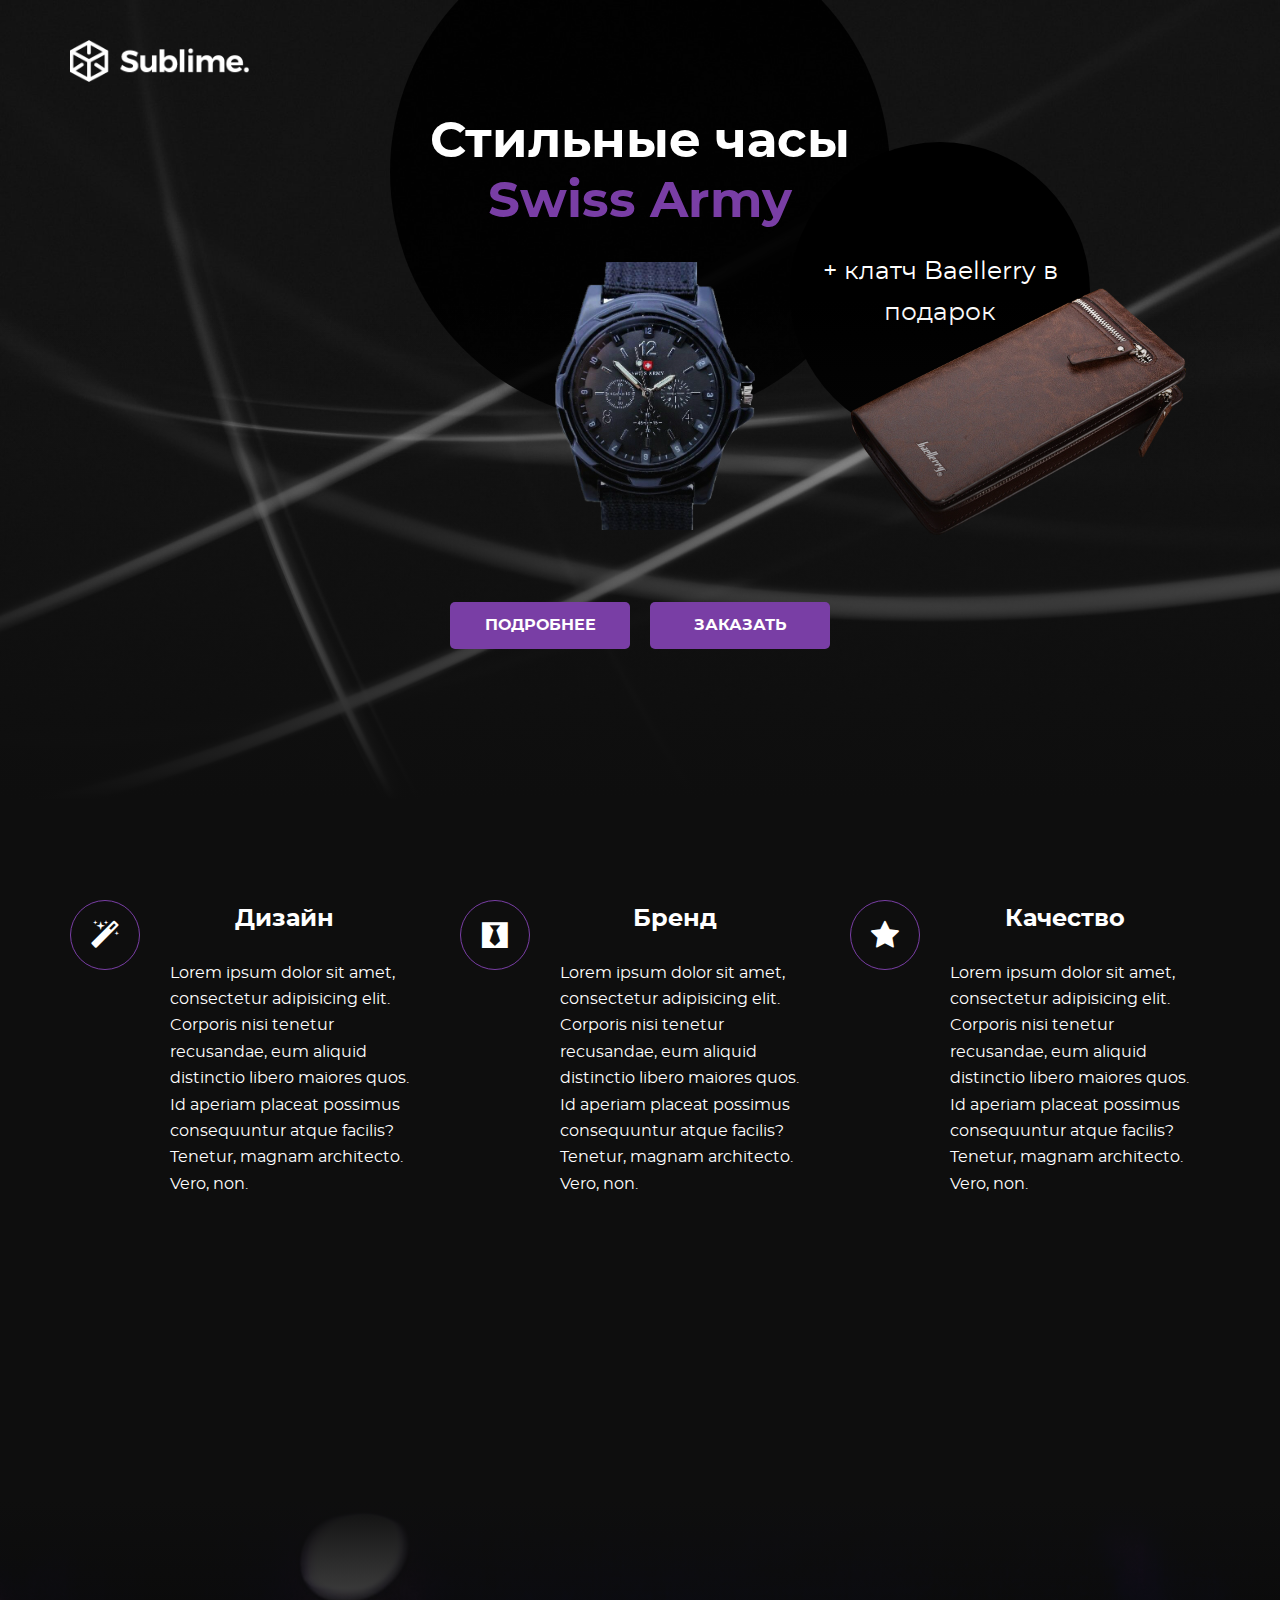
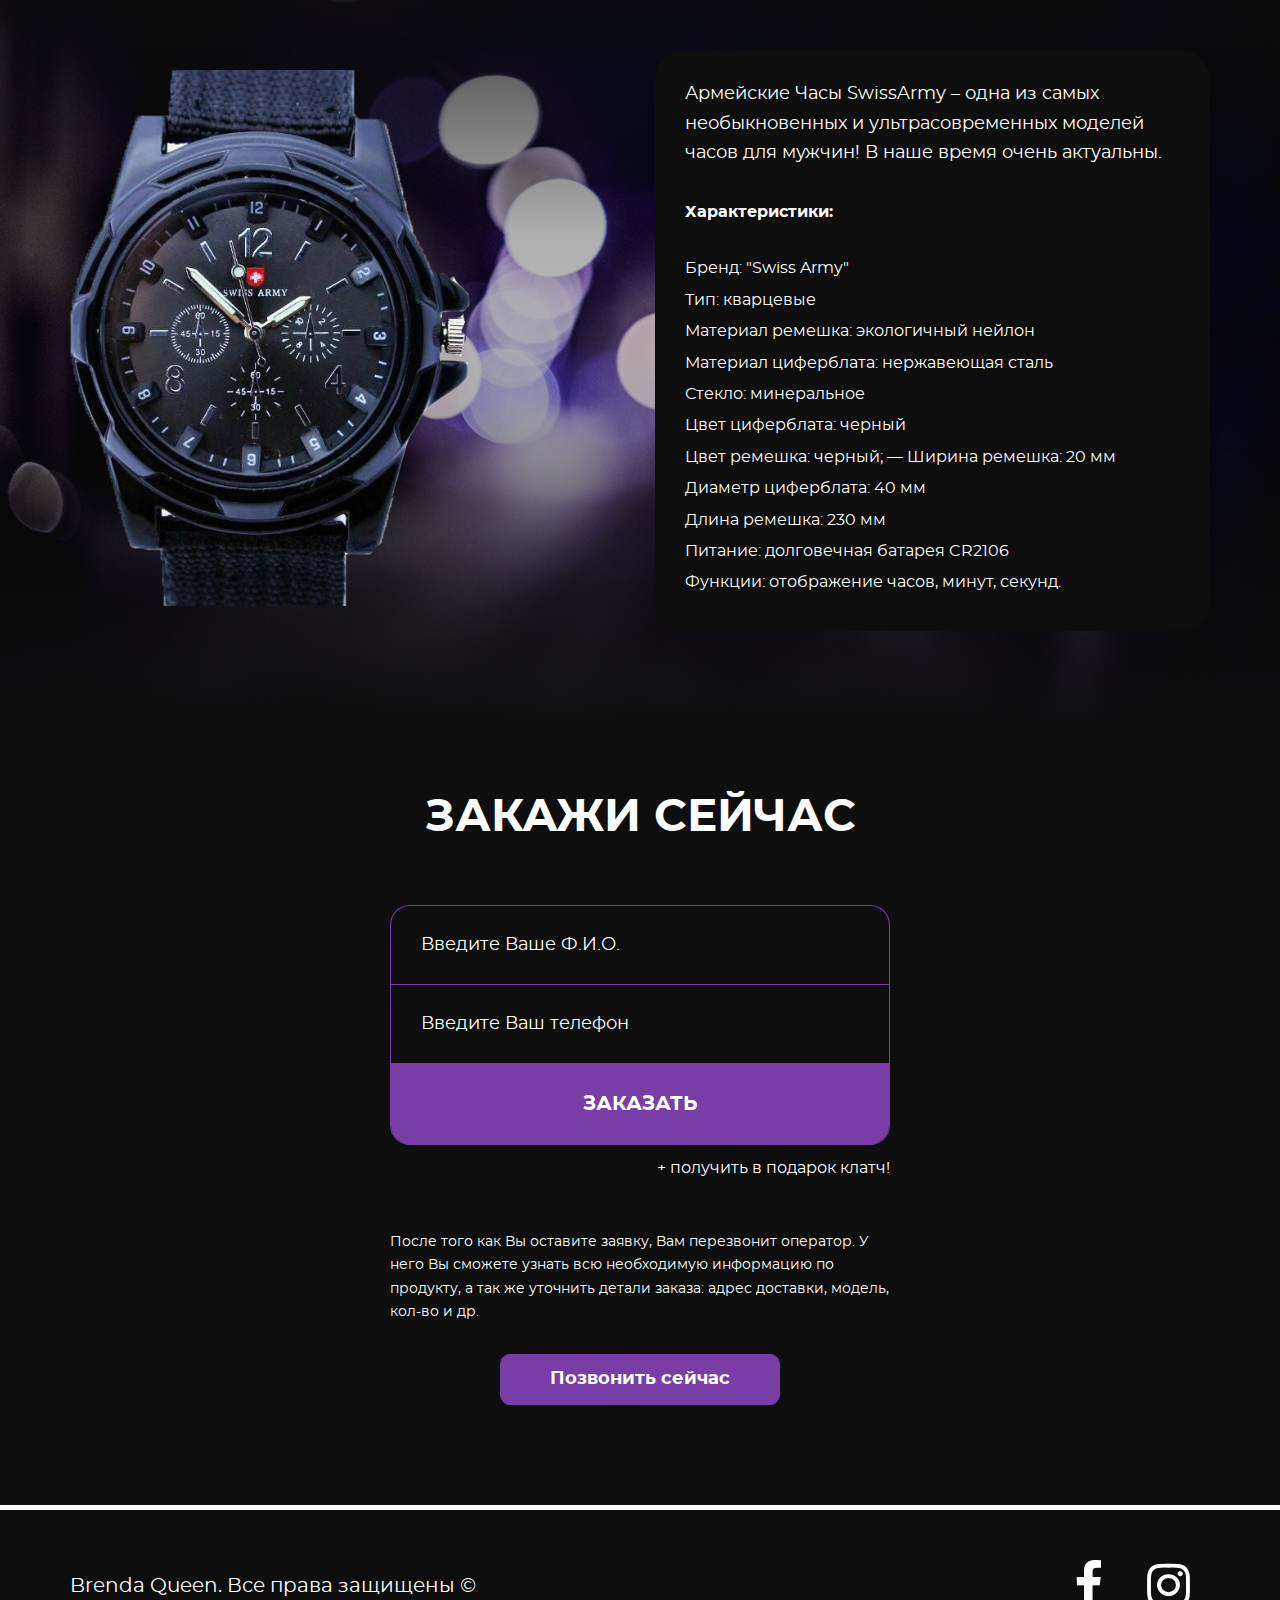
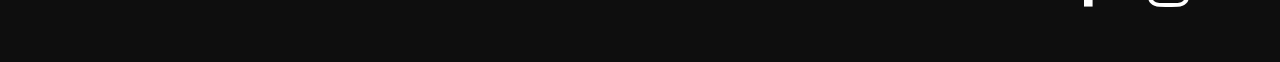
<file: index.html>
<!DOCTYPE html>
<html lang="en">
	<head>
		<meta charset="utf-8">
		<meta name="description" content="">

		<title></title>

		<meta http-equiv="X-UA-Compatible" content="IE=edge">
		<meta name="viewport" content="width=device-width, initial-scale=1, maximum-scale=1">

			<!-- Open Graph Protocol -->
		<meta property="og:title" content="">
		<meta property="og:type" content="">
		<meta property="og:url" content="">
		<meta property="og:image" content="">
			
			<!-- Favicons and Manifest config -->
		<link rel="shortcut icon" href="img/favicon/" type="image/x-icon">
		<link rel="apple-touch-icon" href="img/favicon/"">

			<!-- Chrome, Firefox OS and Opera -->
		<meta name="theme-color" content="#">
			<!-- Windows Phone -->
		<meta name="msapplication-navbutton-color" content="#">
			<!-- iOS Safari -->
		<meta name="apple-mobile-web-app-status-bar-style" content="#">

		<link rel="stylesheet" href="css/main.min.css">
	</head>
	<body>
		<main class="main" id="main">

				<!-- HEADER START -->
			<header id="header" class="header">
				<div class="wrapper">
					<div class="top_panel">
						<img src="img/logo.png" alt="" class="logo">
					</div>
					<div class="intro">
						<h1><span class="little_width">Стильные часы <span class="accent">Swiss Army</span></span></h1>
						<p>+ клатч Baellerry в подарок</p>
						<img src="img/transparent_watch_image.png" alt="" class="watch">
						<img src="img/klatch.png" alt="" class="clutch">
					</div>
					<div class="act_btns">
						<a href="#features" class="more superhover"><span>Подробнее</span></a>
						<a href="#order" class="order superhover"><span>Заказать</span></a>
					</div>
				</div>
			</header>
				<!-- HEADER END -->

				<!-- *SECTION ADV START -->
			<section  id="advantages" class="advantages">
				<div class="wrapper">
					<div class="adv">
						<div class="adv__item">
							<div class="icon"><i class="fa fa-magic" aria-hidden="true"></i></div>
							<div class="text_box">
								<h2 class="title">Дизайн</h2>	
								<p class="text">Lorem ipsum dolor sit amet, consectetur adipisicing elit. Corporis nisi tenetur recusandae, eum aliquid distinctio libero maiores quos. Id aperiam placeat possimus consequuntur atque facilis? Tenetur, magnam architecto. Vero, non.</p>
							</div>
							
						</div>
						<div class="adv__item">
							<div class="icon"><i class="fa fa-black-tie" aria-hidden="true"></i></div>
							<div class="text_box">
								<h2 class="title">Бренд</h2>	
								<p class="text">Lorem ipsum dolor sit amet, consectetur adipisicing elit. Corporis nisi tenetur recusandae, eum aliquid distinctio libero maiores quos. Id aperiam placeat possimus consequuntur atque facilis? Tenetur, magnam architecto. Vero, non.</p>
							</div>
							
						</div>
						<div class="adv__item">
							<div class="icon"><i class="fa fa-star" aria-hidden="true"></i></div>
							<div class="text_box">
								<h2 class="title">Качество</h2>	
								<p class="text">Lorem ipsum dolor sit amet, consectetur adipisicing elit. Corporis nisi tenetur recusandae, eum aliquid distinctio libero maiores quos. Id aperiam placeat possimus consequuntur atque facilis? Tenetur, magnam architecto. Vero, non.</p>
							</div>
							
						</div>

					</div>
				</div>
			</section>
				<!-- *SECTION ADV END -->

				<!-- *SECTION FEATURES START -->

			<section class="features" id="features">
				<div class="wrapper">
					<div class="watch_box">
						<div class="watch_box__img">
							<img src="img/transparent_watch_image.png" alt="">
						</div>
						<div class="watch_box__info">
							<h2>Армейские Часы SwissArmy – одна из самых необыкновенных и ультрасовременных моделей часов для мужчин! В наше время очень актуальны.</h2>

							<p class="accent">Характеристики:</p>

							<p>Бренд: "Swiss Army"</p>
							<p>Тип: кварцевые</p>
							<p>Материал ремешка: экологичный нейлон</p>
							<p>Материал циферблата: нержавеющая сталь</p>
							<p>Стекло: минеральное</p>
							<p>Цвет циферблата: черный</p>
							<p>Цвет ремешка: черный; — Ширина ремешка: 20 мм</p>
							<p>Диаметр циферблата: 40 мм</p>
							<p>Длина ремешка: 230 мм</p>
							<p>Питание: долговечная батарея CR2106</p>
							<p>Функции: отображение часов, минут, секунд.</p>
						</div>
					</div>
				</div>
			</section>
				<!-- *SECTION FEATURES END -->

				<!-- *SECTION ORDER START -->

			<section class="order" id="order">
				<div class="wrapper">
					<h2 class="order_title">ЗАКАЖИ СЕЙЧАС</h2>
					<form class="order_form" action="https://formspree.io/vadgalaiko@gmail.com" method="POST">
						<input type="text" name="name" placeholder="Введите Ваше Ф.И.О.">
						<input type="tel" name="tel" placeholder="Введите Ваш телефон">
						<input class="submit" type="submit" name="tel" placeholder="Введите Ваше Ф.И.О." value="Заказать">
					</form>
					<p class="order_additional">+ получить в подарок клатч!</p>
					<p class="order_desc">После того как Вы оставите заявку, Вам перезвонит оператор. У него Вы сможете узнать всю необходимую информацию по продукту, а так же уточнить детали заказа: адрес доставки, модель, кол-во и др.</p>
					<a href="tel:+38099999999" class="call_now">Позвонить сейчас</a>
				</div>
			</section>
				<!-- *SECTION ORDER START -->


				<!-- FOOTER START -->
			<footer  id="footer" class="footer">
				<div class="wrapper">
					<div class="copyright">Brenda Queen. Все права защищены &#169;</div>
					<div class="social">
						<a href="#"><i class="fa fa-facebook" aria-hidden="true"></i></a>
						<a href="#"><i class="fa fa-instagram" aria-hidden="true"></i></a>
					</div>		
				</div>
			</footer>
				<!-- FOOTER END -->
				
		</main>
		<script src="js/scripts.min.js"></script>
	</body>
</html>
</file>
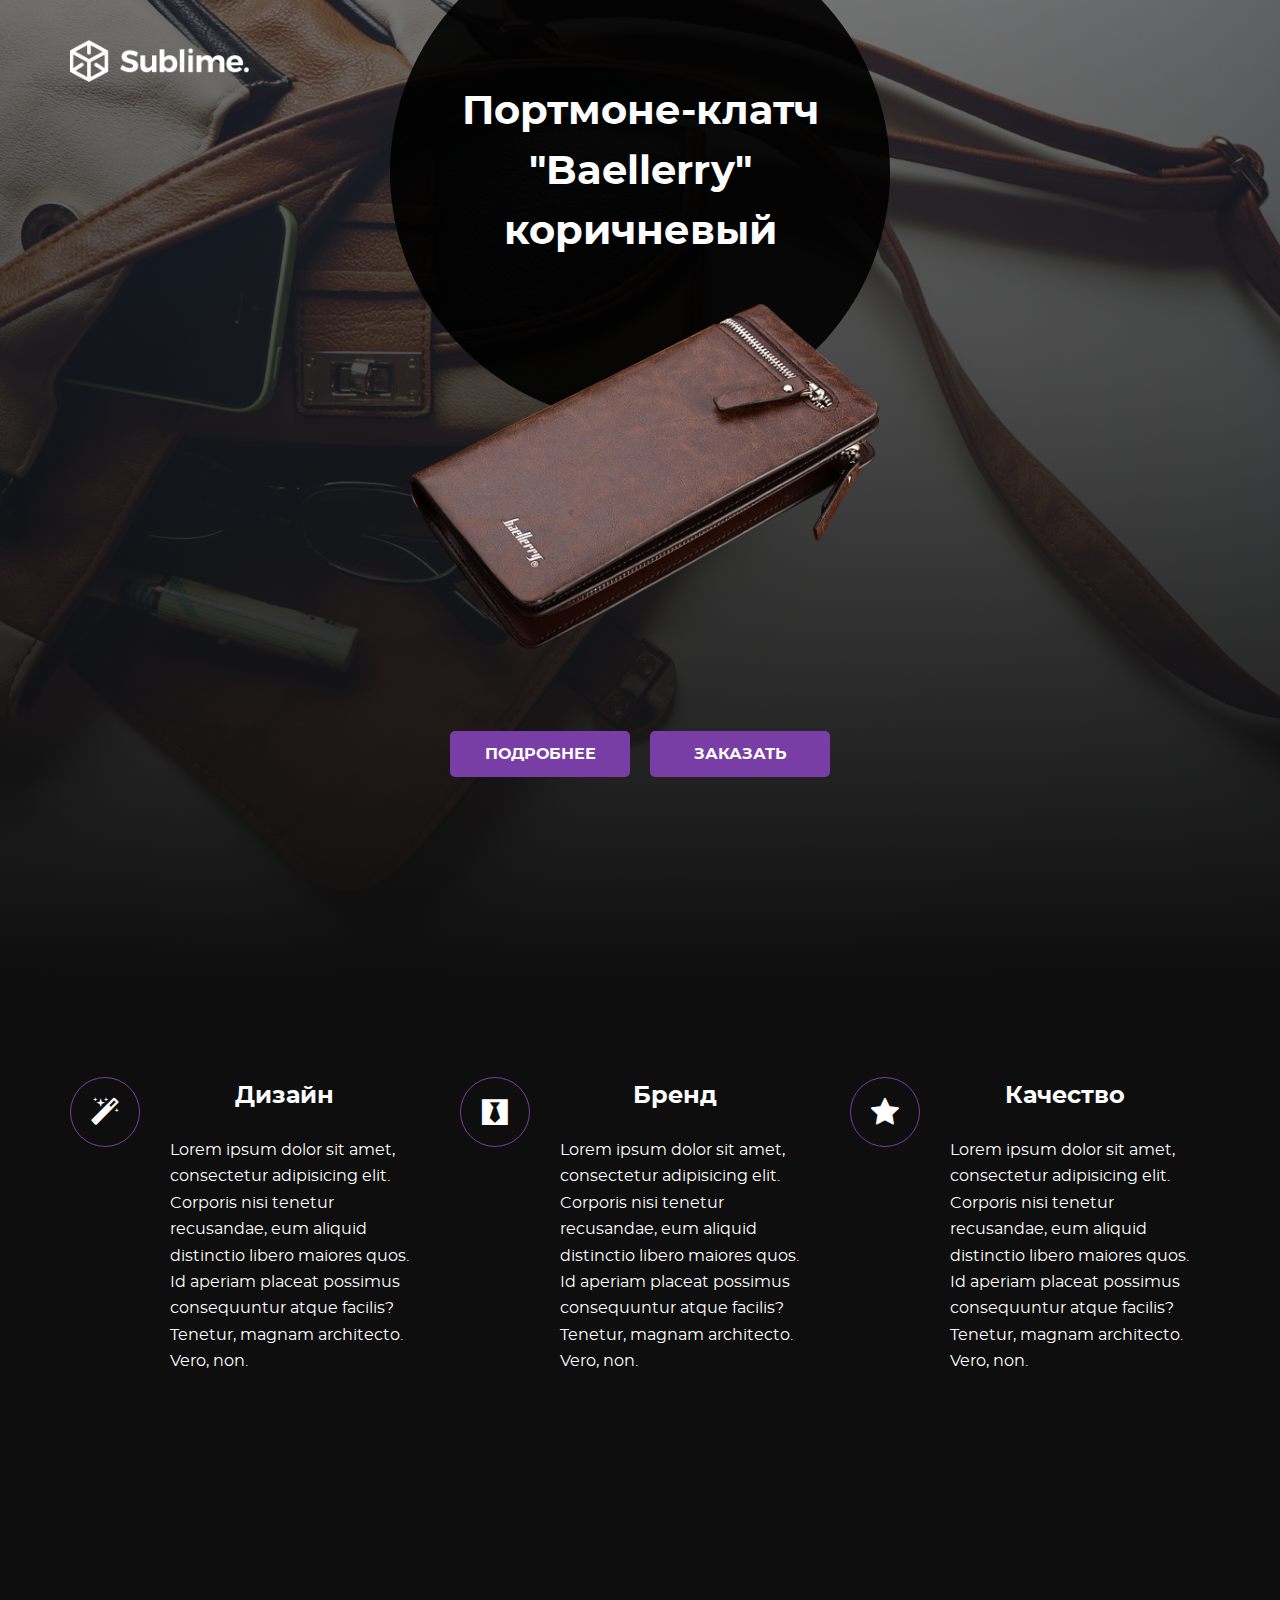
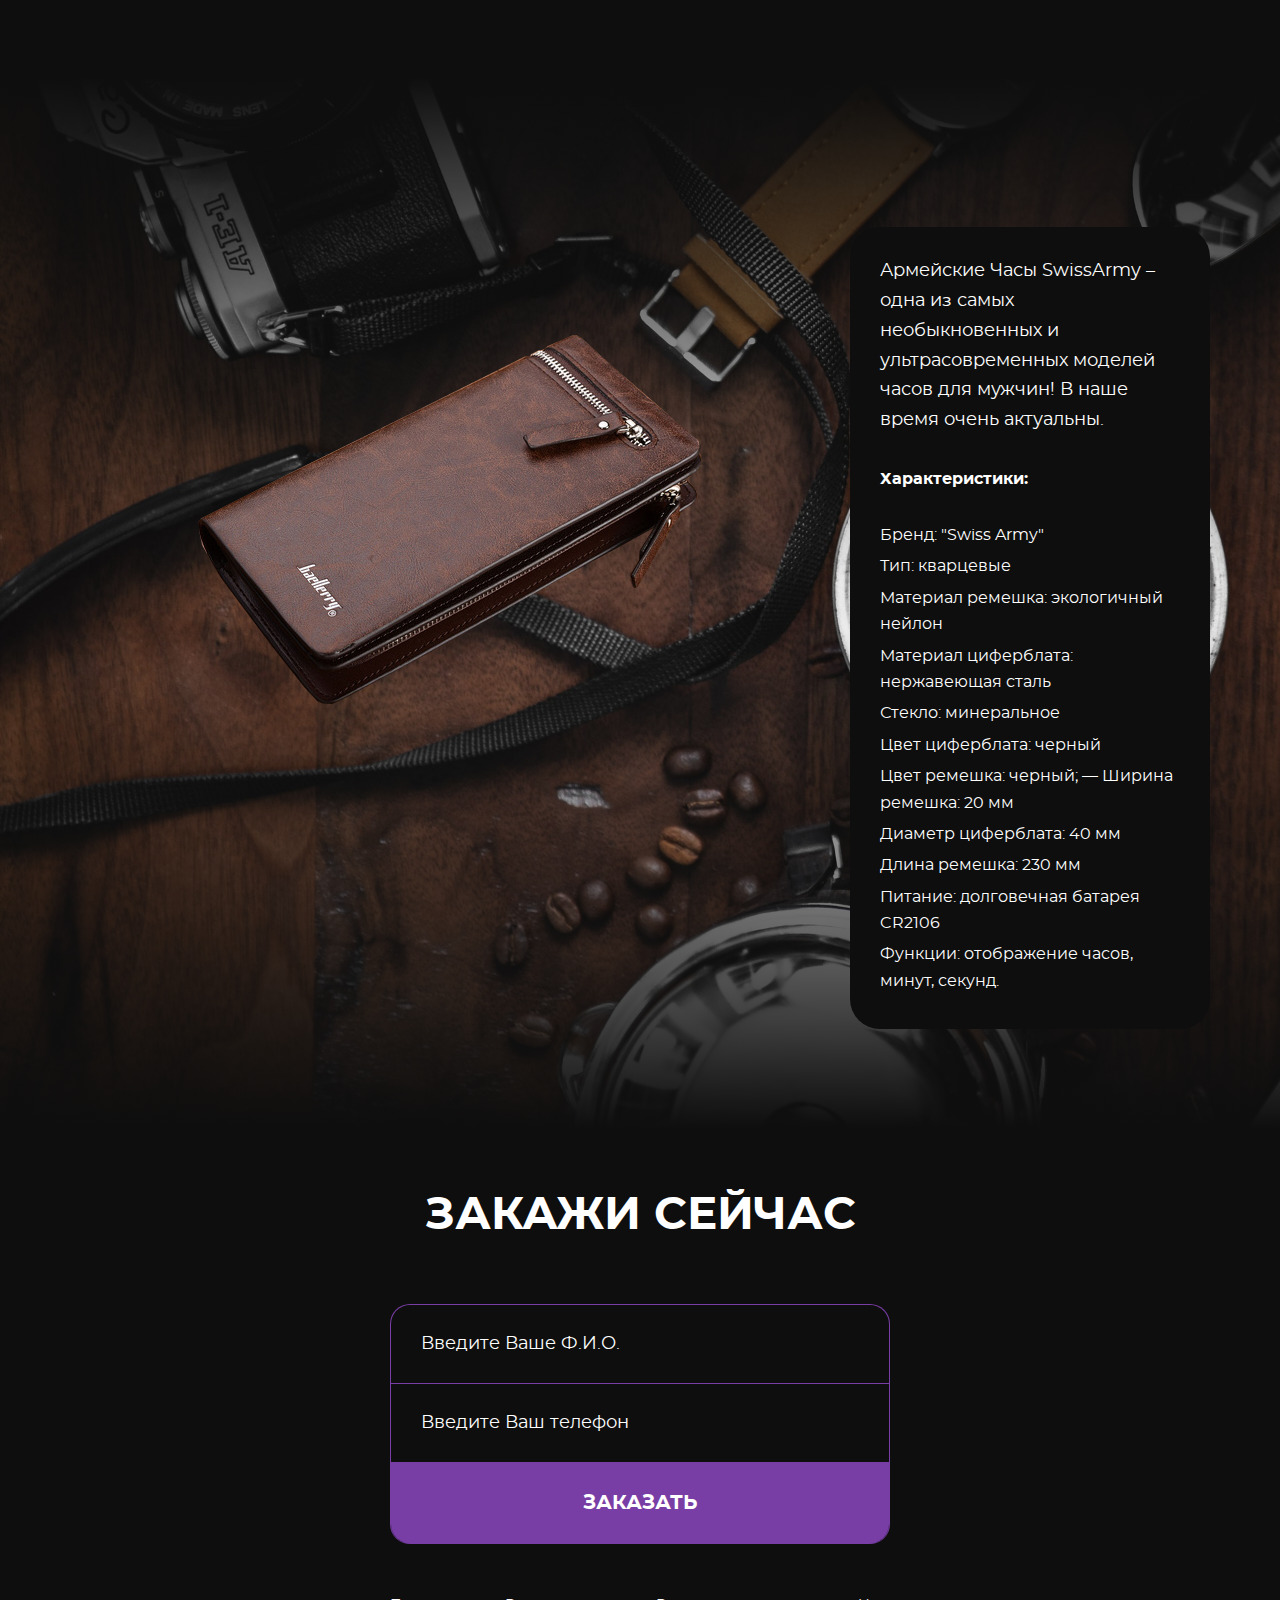
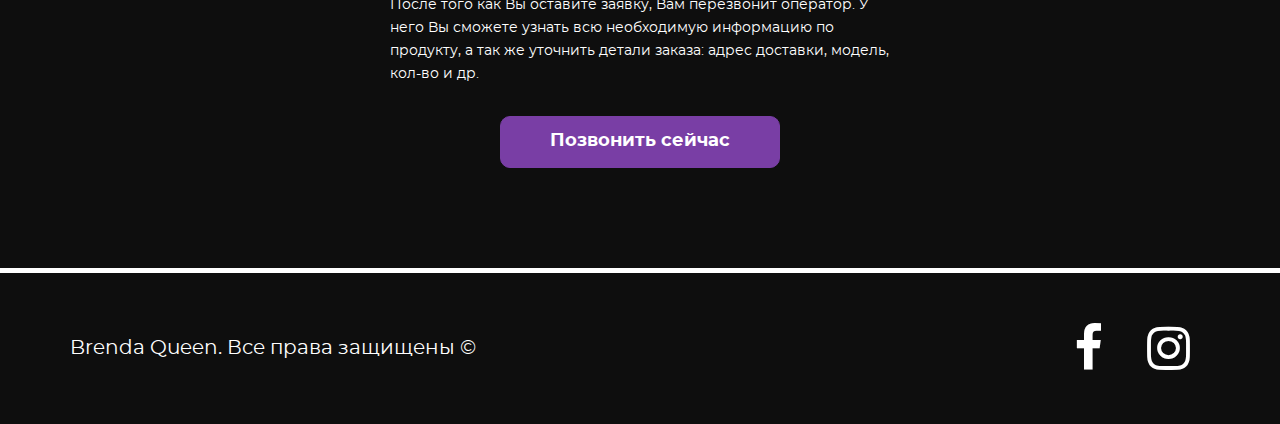
<file: clutch.html>
<!DOCTYPE html>
<html lang="en">
	<head>
		<meta charset="utf-8">
		<meta name="description" content="">

		<title></title>

		<meta http-equiv="X-UA-Compatible" content="IE=edge">
		<meta name="viewport" content="width=device-width, initial-scale=1, maximum-scale=1">

			<!-- Open Graph Protocol -->
		<meta property="og:title" content="">
		<meta property="og:type" content="">
		<meta property="og:url" content="">
		<meta property="og:image" content="">
			
			<!-- Favicons and Manifest config -->
		<link rel="shortcut icon" href="img/favicon/" type="image/x-icon">
		<link rel="apple-touch-icon" href="img/favicon/"">

			<!-- Chrome, Firefox OS and Opera -->
		<meta name="theme-color" content="#">
			<!-- Windows Phone -->
		<meta name="msapplication-navbutton-color" content="#">
			<!-- iOS Safari -->
		<meta name="apple-mobile-web-app-status-bar-style" content="#">

		<link rel="stylesheet" href="css/main.min.css">
	</head>
	<body class="clutch">
		<main class="main" id="main">

				<!-- HEADER START -->
			<header id="header" class="header">
				<div class="wrapper">
					<div class="top_panel">
						<img src="img/logo.png" alt="" class="logo">
					</div>
					<div class="intro intro--clutch">
						<h1><span class="little_width">Портмоне-клатч "Baellerry" коричневый</span></h1>
						<img src="img/klatch.png" alt="">
					</div>
					<div class="act_btns">
						<a href="#features" class="more superhover"><span>Подробнее</span></a>
						<a href="#order" class="order superhover"><span>Заказать</span></a>
					</div>
				</div>
			</header>
				<!-- HEADER END -->

				<!-- *SECTION ADV START -->
			<section  id="advantages" class="advantages">
				<div class="wrapper">
					<div class="adv">
						<div class="adv__item">
							<div class="icon"><i class="fa fa-magic" aria-hidden="true"></i></div>
							<div class="text_box">
								<h2 class="title">Дизайн</h2>	
								<p class="text">Lorem ipsum dolor sit amet, consectetur adipisicing elit. Corporis nisi tenetur recusandae, eum aliquid distinctio libero maiores quos. Id aperiam placeat possimus consequuntur atque facilis? Tenetur, magnam architecto. Vero, non.</p>
							</div>
							
						</div>
						<div class="adv__item">
							<div class="icon"><i class="fa fa-black-tie" aria-hidden="true"></i></div>
							<div class="text_box">
								<h2 class="title">Бренд</h2>	
								<p class="text">Lorem ipsum dolor sit amet, consectetur adipisicing elit. Corporis nisi tenetur recusandae, eum aliquid distinctio libero maiores quos. Id aperiam placeat possimus consequuntur atque facilis? Tenetur, magnam architecto. Vero, non.</p>
							</div>
							
						</div>
						<div class="adv__item">
							<div class="icon"><i class="fa fa-star" aria-hidden="true"></i></div>
							<div class="text_box">
								<h2 class="title">Качество</h2>	
								<p class="text">Lorem ipsum dolor sit amet, consectetur adipisicing elit. Corporis nisi tenetur recusandae, eum aliquid distinctio libero maiores quos. Id aperiam placeat possimus consequuntur atque facilis? Tenetur, magnam architecto. Vero, non.</p>
							</div>
							
						</div>

					</div>
				</div>
			</section>
				<!-- *SECTION ADV END -->

				<!-- *SECTION FEATURES START -->

			<section class="features" >
				<div class="wrapper">
					<div class="watch_box">
						<div class="watch_box__img">
							<img src="img/klatch.png" alt="">
						</div>
						<div class="watch_box__info" id="features">
							<h2>Армейские Часы SwissArmy – одна из самых необыкновенных и ультрасовременных моделей часов для мужчин! В наше время очень актуальны.</h2>

							<p class="accent">Характеристики:</p>

							<p>Бренд: "Swiss Army"</p>
							<p>Тип: кварцевые</p>
							<p>Материал ремешка: экологичный нейлон</p>
							<p>Материал циферблата: нержавеющая сталь</p>
							<p>Стекло: минеральное</p>
							<p>Цвет циферблата: черный</p>
							<p>Цвет ремешка: черный; — Ширина ремешка: 20 мм</p>
							<p>Диаметр циферблата: 40 мм</p>
							<p>Длина ремешка: 230 мм</p>
							<p>Питание: долговечная батарея CR2106</p>
							<p>Функции: отображение часов, минут, секунд.</p>
						</div>
					</div>
				</div>
			</section>
				<!-- *SECTION FEATURES END -->

				<!-- *SECTION ORDER START -->

			<section class="order" id="order">
				<div class="wrapper">
					<h2 class="order_title">ЗАКАЖИ СЕЙЧАС</h2>
					<form class="order_form" action="https://formspree.io/vadgalaiko@gmail.com" method="POST">
						<input type="text" name="name" placeholder="Введите Ваше Ф.И.О.">
						<input type="tel" name="tel" placeholder="Введите Ваш телефон">
						<input class="submit" type="submit" name="tel" placeholder="Введите Ваше Ф.И.О." value="Заказать">
					</form>
					
					<p class="order_desc">После того как Вы оставите заявку, Вам перезвонит оператор. У него Вы сможете узнать всю необходимую информацию по продукту, а так же уточнить детали заказа: адрес доставки, модель, кол-во и др.</p>
					<a href="tel:+38099999999" class="call_now">Позвонить сейчас</a>
				</div>
			</section>
				<!-- *SECTION ORDER START -->


				<!-- FOOTER START -->
			<footer  id="footer" class="footer">
				<div class="wrapper">
					<div class="copyright">Brenda Queen. Все права защищены &#169;</div>
					<div class="social">
						<a href="#"><i class="fa fa-facebook" aria-hidden="true"></i></a>
						<a href="#"><i class="fa fa-instagram" aria-hidden="true"></i></a>
					</div>		
				</div>
			</footer>
				<!-- FOOTER END -->
				
		</main>
		<script src="js/scripts.min.js"></script>
	</body>
</html>
</file>
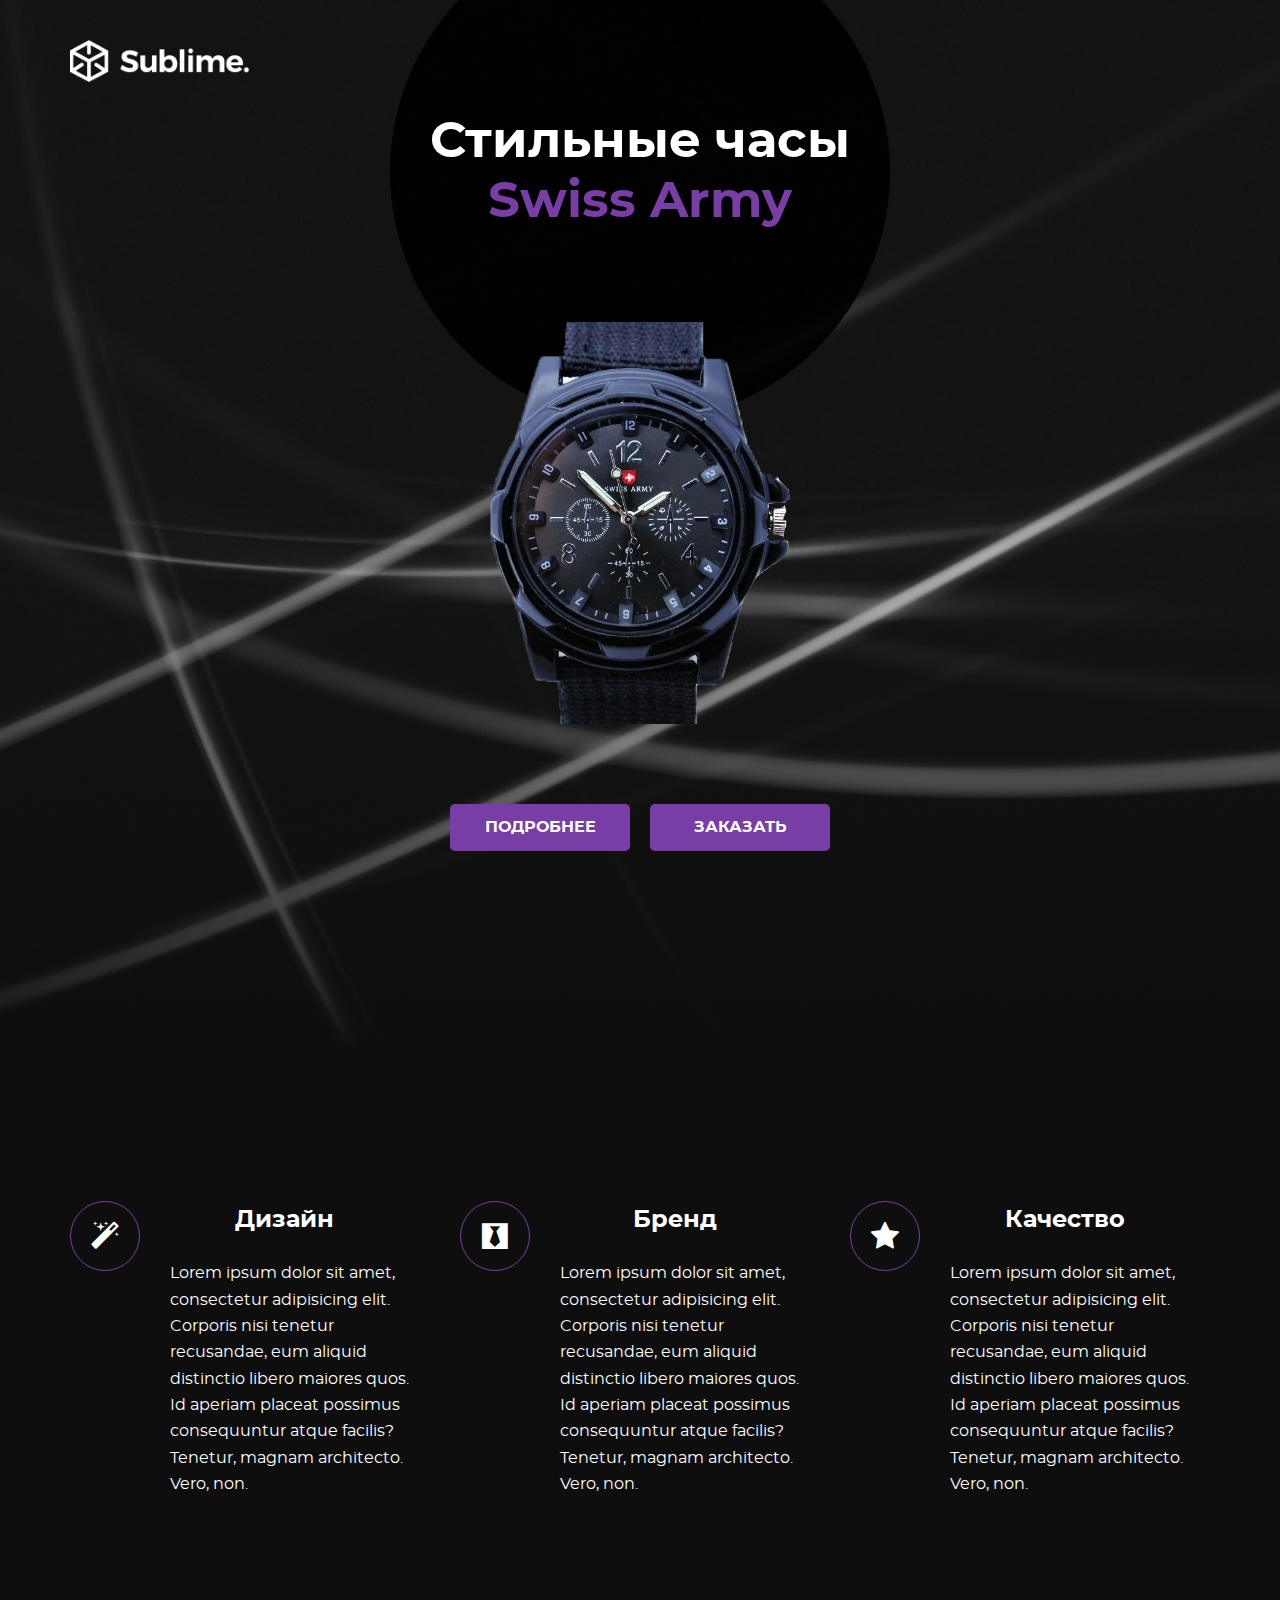
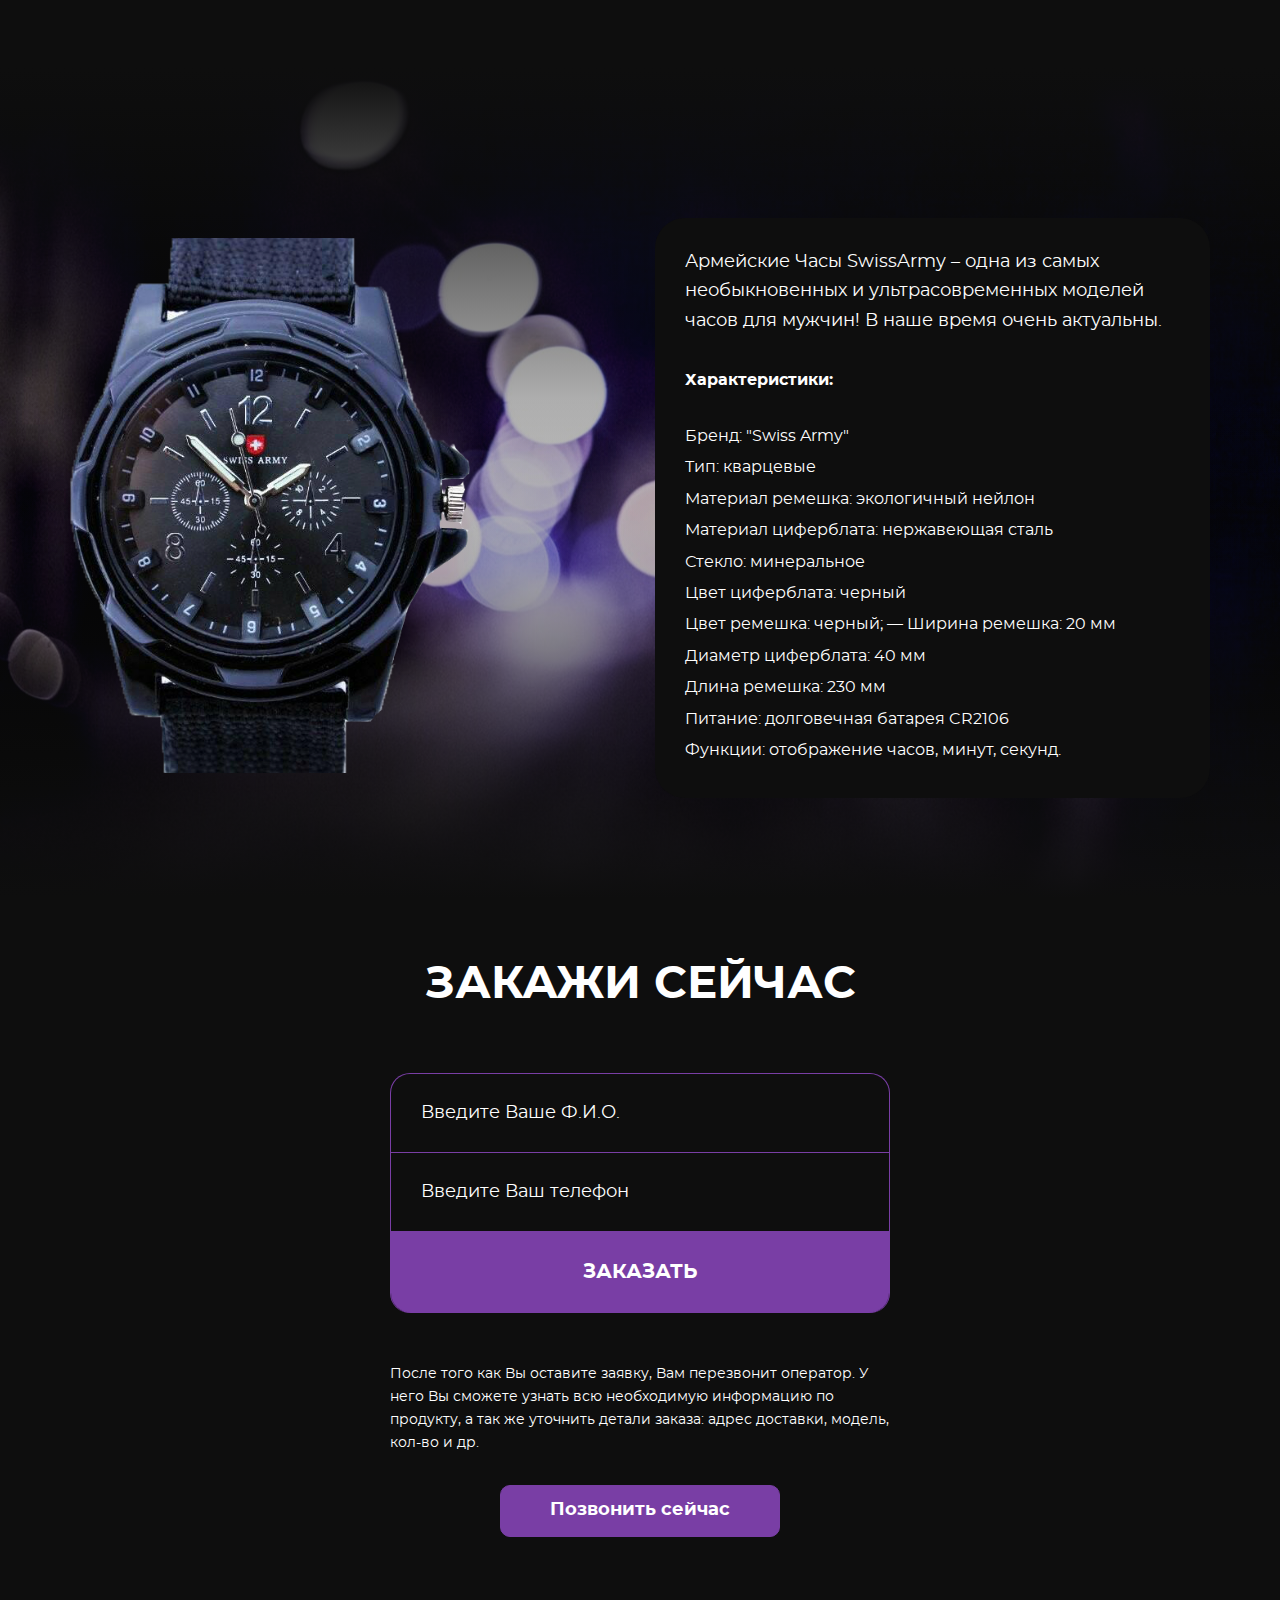
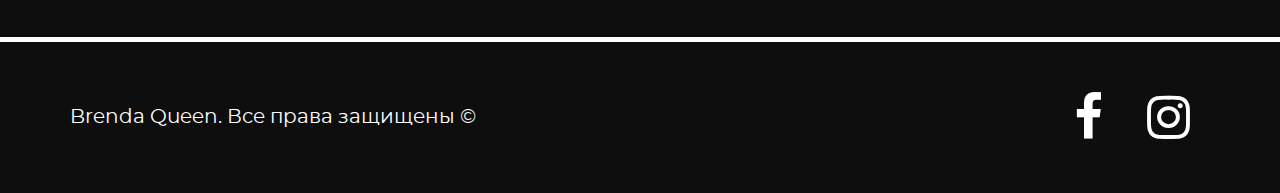
<file: watch.html>
<!DOCTYPE html>
<html lang="en">
	<head>
		<meta charset="utf-8">
		<meta name="description" content="">

		<title></title>

		<meta http-equiv="X-UA-Compatible" content="IE=edge">
		<meta name="viewport" content="width=device-width, initial-scale=1, maximum-scale=1">

			<!-- Open Graph Protocol -->
		<meta property="og:title" content="">
		<meta property="og:type" content="">
		<meta property="og:url" content="">
		<meta property="og:image" content="">
			
			<!-- Favicons and Manifest config -->
		<link rel="shortcut icon" href="img/favicon/" type="image/x-icon">
		<link rel="apple-touch-icon" href="img/favicon/"">

			<!-- Chrome, Firefox OS and Opera -->
		<meta name="theme-color" content="#">
			<!-- Windows Phone -->
		<meta name="msapplication-navbutton-color" content="#">
			<!-- iOS Safari -->
		<meta name="apple-mobile-web-app-status-bar-style" content="#">

		<link rel="stylesheet" href="css/main.min.css">
	</head>
	<body class="watch">
		<main class="main" id="main">

				<!-- HEADER START -->
			<header id="header" class="header">
				<div class="wrapper">
					<div class="top_panel">
						<img src="img/logo.png" alt="" class="logo">
					</div>
					<div class="intro intro--watch">
						<h1><span class="little_width">Стильные часы <span class="accent">Swiss Army</span></span></h1>
						<img src="img/transparent_watch_image.png" alt="">
					</div>
					<div class="act_btns">
						<a href="#features" class="more superhover"><span>Подробнее</span></a>
						<a href="#order" class="order superhover"><span>Заказать</span></a>
					</div>
				</div>
			</header>
				<!-- HEADER END -->

				<!-- *SECTION ADV START -->
			<section  id="advantages" class="advantages">
				<div class="wrapper">
					<div class="adv">
						<div class="adv__item">
							<div class="icon"><i class="fa fa-magic" aria-hidden="true"></i></div>
							<div class="text_box">
								<h2 class="title">Дизайн</h2>	
								<p class="text">Lorem ipsum dolor sit amet, consectetur adipisicing elit. Corporis nisi tenetur recusandae, eum aliquid distinctio libero maiores quos. Id aperiam placeat possimus consequuntur atque facilis? Tenetur, magnam architecto. Vero, non.</p>
							</div>
							
						</div>
						<div class="adv__item">
							<div class="icon"><i class="fa fa-black-tie" aria-hidden="true"></i></div>
							<div class="text_box">
								<h2 class="title">Бренд</h2>	
								<p class="text">Lorem ipsum dolor sit amet, consectetur adipisicing elit. Corporis nisi tenetur recusandae, eum aliquid distinctio libero maiores quos. Id aperiam placeat possimus consequuntur atque facilis? Tenetur, magnam architecto. Vero, non.</p>
							</div>
							
						</div>
						<div class="adv__item">
							<div class="icon"><i class="fa fa-star" aria-hidden="true"></i></div>
							<div class="text_box">
								<h2 class="title">Качество</h2>	
								<p class="text">Lorem ipsum dolor sit amet, consectetur adipisicing elit. Corporis nisi tenetur recusandae, eum aliquid distinctio libero maiores quos. Id aperiam placeat possimus consequuntur atque facilis? Tenetur, magnam architecto. Vero, non.</p>
							</div>
							
						</div>

					</div>
				</div>
			</section>
				<!-- *SECTION ADV END -->

				<!-- *SECTION FEATURES START -->

			<section class="features" >
				<div class="wrapper">
					<div class="watch_box">
						<div class="watch_box__img">
							<img src="img/transparent_watch_image.png" alt="">
						</div>
						<div class="watch_box__info" id="features">
							<h2>Армейские Часы SwissArmy – одна из самых необыкновенных и ультрасовременных моделей часов для мужчин! В наше время очень актуальны.</h2>

							<p class="accent">Характеристики:</p>

							<p>Бренд: "Swiss Army"</p>
							<p>Тип: кварцевые</p>
							<p>Материал ремешка: экологичный нейлон</p>
							<p>Материал циферблата: нержавеющая сталь</p>
							<p>Стекло: минеральное</p>
							<p>Цвет циферблата: черный</p>
							<p>Цвет ремешка: черный; — Ширина ремешка: 20 мм</p>
							<p>Диаметр циферблата: 40 мм</p>
							<p>Длина ремешка: 230 мм</p>
							<p>Питание: долговечная батарея CR2106</p>
							<p>Функции: отображение часов, минут, секунд.</p>
						</div>
					</div>
				</div>
			</section>
				<!-- *SECTION FEATURES END -->

				<!-- *SECTION ORDER START -->

			<section class="order" id="order">
				<div class="wrapper">
					<h2 class="order_title">ЗАКАЖИ СЕЙЧАС</h2>
					<form class="order_form" action="https://formspree.io/vadgalaiko@gmail.com" method="POST">
						<input type="text" name="name" placeholder="Введите Ваше Ф.И.О.">
						<input type="tel" name="tel" placeholder="Введите Ваш телефон">
						<input class="submit" type="submit" name="tel" placeholder="Введите Ваше Ф.И.О." value="Заказать">
					</form>
					
					<p class="order_desc">После того как Вы оставите заявку, Вам перезвонит оператор. У него Вы сможете узнать всю необходимую информацию по продукту, а так же уточнить детали заказа: адрес доставки, модель, кол-во и др.</p>
					<a href="tel:+38099999999" class="call_now">Позвонить сейчас</a>
				</div>
			</section>
				<!-- *SECTION ORDER START -->


				<!-- FOOTER START -->
			<footer  id="footer" class="footer">
				<div class="wrapper">
					<div class="copyright">Brenda Queen. Все права защищены &#169;</div>
					<div class="social">
						<a href="#"><i class="fa fa-facebook" aria-hidden="true"></i></a>
						<a href="#"><i class="fa fa-instagram" aria-hidden="true"></i></a>
					</div>		
				</div>
			</footer>
				<!-- FOOTER END -->
				
		</main>
		<script src="js/scripts.min.js"></script>
	</body>
</html>
</file>
<file: css/main.min.css>
@charset "UTF-8";@font-face{font-family:mont;font-weight:400;font-style:normal;src:url(../fonts/MontserratRegular/MontserratRegular.woff2) format("woff2"),url(../fonts/MontserratRegular/MontserratRegular.woff) format("woff"),url(../fonts/MontserratRegular/MontserratRegular.ttf) format("truetype")}@font-face{font-family:mont;font-weight:700;font-style:normal;src:url(../fonts/MontserratBold/MontserratBold.woff2) format("woff2"),url(../fonts/MontserratBold/MontserratBold.woff) format("woff"),url(../fonts/MontserratBold/MontserratBold.ttf) format("truetype")}@font-face{font-family:FontAwesome;src:url(../libs/font-awesome-4.7.0/fonts/fontawesome-webfont.eot?v=4.7.0);src:url(../libs/font-awesome-4.7.0/fonts/fontawesome-webfont.eot?#iefix&v=4.7.0) format("embedded-opentype"),url(../libs/font-awesome-4.7.0/fonts/fontawesome-webfont.woff2?v=4.7.0) format("woff2"),url(../libs/font-awesome-4.7.0/fonts/fontawesome-webfont.woff?v=4.7.0) format("woff"),url(../libs/font-awesome-4.7.0/fonts/fontawesome-webfont.ttf?v=4.7.0) format("truetype"),url(../libs/font-awesome-4.7.0/fonts/fontawesome-webfont.svg?v=4.7.0#fontawesomeregular) format("svg");font-weight:400;font-style:normal}.fa{display:inline-block;font:normal normal normal 14px/1 FontAwesome;font-size:inherit;text-rendering:auto;-webkit-font-smoothing:antialiased;-moz-osx-font-smoothing:grayscale}.fa-lg{font-size:1.33333em;line-height:.75em;vertical-align:-15%}.fa-2x{font-size:2em}.fa-3x{font-size:3em}.fa-4x{font-size:4em}.fa-5x{font-size:5em}.fa-fw{width:1.28571em;text-align:center}.fa-ul{padding-left:0;margin-left:2.14286em;list-style-type:none}.fa-ul>li{position:relative}.fa-li{position:absolute;left:-2.14286em;width:2.14286em;top:.14286em;text-align:center}.fa-li.fa-lg{left:-1.85714em}.fa-border{padding:.2em .25em .15em;border:solid .08em #eee;-webkit-border-radius:.1em;border-radius:.1em}.fa-pull-left{float:left}.fa-pull-right{float:right}.fa.fa-pull-left{margin-right:.3em}.fa.fa-pull-right{margin-left:.3em}.pull-right{float:right}.pull-left{float:left}.fa.pull-left{margin-right:.3em}.fa.pull-right{margin-left:.3em}.fa-spin{-webkit-animation:fa-spin 2s infinite linear;animation:fa-spin 2s infinite linear}.fa-pulse{-webkit-animation:fa-spin 1s infinite steps(8);animation:fa-spin 1s infinite steps(8)}@-webkit-keyframes fa-spin{0%{-webkit-transform:rotate(0);transform:rotate(0)}100%{-webkit-transform:rotate(359deg);transform:rotate(359deg)}}@keyframes fa-spin{0%{-webkit-transform:rotate(0);transform:rotate(0)}100%{-webkit-transform:rotate(359deg);transform:rotate(359deg)}}.fa-rotate-90{-webkit-transform:rotate(90deg);-ms-transform:rotate(90deg);transform:rotate(90deg)}.fa-rotate-180{-webkit-transform:rotate(180deg);-ms-transform:rotate(180deg);transform:rotate(180deg)}.fa-rotate-270{-webkit-transform:rotate(270deg);-ms-transform:rotate(270deg);transform:rotate(270deg)}.fa-flip-horizontal{-webkit-transform:scale(-1,1);-ms-transform:scale(-1,1);transform:scale(-1,1)}.fa-flip-vertical{-webkit-transform:scale(1,-1);-ms-transform:scale(1,-1);transform:scale(1,-1)}:root .fa-flip-horizontal,:root .fa-flip-vertical,:root .fa-rotate-180,:root .fa-rotate-270,:root .fa-rotate-90{-webkit-filter:none;filter:none}.fa-stack{position:relative;display:inline-block;width:2em;height:2em;line-height:2em;vertical-align:middle}.fa-stack-1x,.fa-stack-2x{position:absolute;left:0;width:100%;text-align:center}.fa-stack-1x{line-height:inherit}.fa-stack-2x{font-size:2em}.fa-inverse{color:#fff}.fa-glass:before{content:""}.fa-music:before{content:""}.fa-search:before{content:""}.fa-envelope-o:before{content:""}.fa-heart:before{content:""}.fa-star:before{content:""}.fa-star-o:before{content:""}.fa-user:before{content:""}.fa-film:before{content:""}.fa-th-large:before{content:""}.fa-th:before{content:""}.fa-th-list:before{content:""}.fa-check:before{content:""}.fa-close:before,.fa-remove:before,.fa-times:before{content:""}.fa-search-plus:before{content:""}.fa-search-minus:before{content:""}.fa-power-off:before{content:""}.fa-signal:before{content:""}.fa-cog:before,.fa-gear:before{content:""}.fa-trash-o:before{content:""}.fa-home:before{content:""}.fa-file-o:before{content:""}.fa-clock-o:before{content:""}.fa-road:before{content:""}.fa-download:before{content:""}.fa-arrow-circle-o-down:before{content:""}.fa-arrow-circle-o-up:before{content:""}.fa-inbox:before{content:""}.fa-play-circle-o:before{content:""}.fa-repeat:before,.fa-rotate-right:before{content:""}.fa-refresh:before{content:""}.fa-list-alt:before{content:""}.fa-lock:before{content:""}.fa-flag:before{content:""}.fa-headphones:before{content:""}.fa-volume-off:before{content:""}.fa-volume-down:before{content:""}.fa-volume-up:before{content:""}.fa-qrcode:before{content:""}.fa-barcode:before{content:""}.fa-tag:before{content:""}.fa-tags:before{content:""}.fa-book:before{content:""}.fa-bookmark:before{content:""}.fa-print:before{content:""}.fa-camera:before{content:""}.fa-font:before{content:""}.fa-bold:before{content:""}.fa-italic:before{content:""}.fa-text-height:before{content:""}.fa-text-width:before{content:""}.fa-align-left:before{content:""}.fa-align-center:before{content:""}.fa-align-right:before{content:""}.fa-align-justify:before{content:""}.fa-list:before{content:""}.fa-dedent:before,.fa-outdent:before{content:""}.fa-indent:before{content:""}.fa-video-camera:before{content:""}.fa-image:before,.fa-photo:before,.fa-picture-o:before{content:""}.fa-pencil:before{content:""}.fa-map-marker:before{content:""}.fa-adjust:before{content:""}.fa-tint:before{content:""}.fa-edit:before,.fa-pencil-square-o:before{content:""}.fa-share-square-o:before{content:""}.fa-check-square-o:before{content:""}.fa-arrows:before{content:""}.fa-step-backward:before{content:""}.fa-fast-backward:before{content:""}.fa-backward:before{content:""}.fa-play:before{content:""}.fa-pause:before{content:""}.fa-stop:before{content:""}.fa-forward:before{content:""}.fa-fast-forward:before{content:""}.fa-step-forward:before{content:""}.fa-eject:before{content:""}.fa-chevron-left:before{content:""}.fa-chevron-right:before{content:""}.fa-plus-circle:before{content:""}.fa-minus-circle:before{content:""}.fa-times-circle:before{content:""}.fa-check-circle:before{content:""}.fa-question-circle:before{content:""}.fa-info-circle:before{content:""}.fa-crosshairs:before{content:""}.fa-times-circle-o:before{content:""}.fa-check-circle-o:before{content:""}.fa-ban:before{content:""}.fa-arrow-left:before{content:""}.fa-arrow-right:before{content:""}.fa-arrow-up:before{content:""}.fa-arrow-down:before{content:""}.fa-mail-forward:before,.fa-share:before{content:""}.fa-expand:before{content:""}.fa-compress:before{content:""}.fa-plus:before{content:""}.fa-minus:before{content:""}.fa-asterisk:before{content:""}.fa-exclamation-circle:before{content:""}.fa-gift:before{content:""}.fa-leaf:before{content:""}.fa-fire:before{content:""}.fa-eye:before{content:""}.fa-eye-slash:before{content:""}.fa-exclamation-triangle:before,.fa-warning:before{content:""}.fa-plane:before{content:""}.fa-calendar:before{content:""}.fa-random:before{content:""}.fa-comment:before{content:""}.fa-magnet:before{content:""}.fa-chevron-up:before{content:""}.fa-chevron-down:before{content:""}.fa-retweet:before{content:""}.fa-shopping-cart:before{content:""}.fa-folder:before{content:""}.fa-folder-open:before{content:""}.fa-arrows-v:before{content:""}.fa-arrows-h:before{content:""}.fa-bar-chart-o:before,.fa-bar-chart:before{content:""}.fa-twitter-square:before{content:""}.fa-facebook-square:before{content:""}.fa-camera-retro:before{content:""}.fa-key:before{content:""}.fa-cogs:before,.fa-gears:before{content:""}.fa-comments:before{content:""}.fa-thumbs-o-up:before{content:""}.fa-thumbs-o-down:before{content:""}.fa-star-half:before{content:""}.fa-heart-o:before{content:""}.fa-sign-out:before{content:""}.fa-linkedin-square:before{content:""}.fa-thumb-tack:before{content:""}.fa-external-link:before{content:""}.fa-sign-in:before{content:""}.fa-trophy:before{content:""}.fa-github-square:before{content:""}.fa-upload:before{content:""}.fa-lemon-o:before{content:""}.fa-phone:before{content:""}.fa-square-o:before{content:""}.fa-bookmark-o:before{content:""}.fa-phone-square:before{content:""}.fa-twitter:before{content:""}.fa-facebook-f:before,.fa-facebook:before{content:""}.fa-github:before{content:""}.fa-unlock:before{content:""}.fa-credit-card:before{content:""}.fa-feed:before,.fa-rss:before{content:""}.fa-hdd-o:before{content:""}.fa-bullhorn:before{content:""}.fa-bell:before{content:""}.fa-certificate:before{content:""}.fa-hand-o-right:before{content:""}.fa-hand-o-left:before{content:""}.fa-hand-o-up:before{content:""}.fa-hand-o-down:before{content:""}.fa-arrow-circle-left:before{content:""}.fa-arrow-circle-right:before{content:""}.fa-arrow-circle-up:before{content:""}.fa-arrow-circle-down:before{content:""}.fa-globe:before{content:""}.fa-wrench:before{content:""}.fa-tasks:before{content:""}.fa-filter:before{content:""}.fa-briefcase:before{content:""}.fa-arrows-alt:before{content:""}.fa-group:before,.fa-users:before{content:""}.fa-chain:before,.fa-link:before{content:""}.fa-cloud:before{content:""}.fa-flask:before{content:""}.fa-cut:before,.fa-scissors:before{content:""}.fa-copy:before,.fa-files-o:before{content:""}.fa-paperclip:before{content:""}.fa-floppy-o:before,.fa-save:before{content:""}.fa-square:before{content:""}.fa-bars:before,.fa-navicon:before,.fa-reorder:before{content:""}.fa-list-ul:before{content:""}.fa-list-ol:before{content:""}.fa-strikethrough:before{content:""}.fa-underline:before{content:""}.fa-table:before{content:""}.fa-magic:before{content:""}.fa-truck:before{content:""}.fa-pinterest:before{content:""}.fa-pinterest-square:before{content:""}.fa-google-plus-square:before{content:""}.fa-google-plus:before{content:""}.fa-money:before{content:""}.fa-caret-down:before{content:""}.fa-caret-up:before{content:""}.fa-caret-left:before{content:""}.fa-caret-right:before{content:""}.fa-columns:before{content:""}.fa-sort:before,.fa-unsorted:before{content:""}.fa-sort-desc:before,.fa-sort-down:before{content:""}.fa-sort-asc:before,.fa-sort-up:before{content:""}.fa-envelope:before{content:""}.fa-linkedin:before{content:""}.fa-rotate-left:before,.fa-undo:before{content:""}.fa-gavel:before,.fa-legal:before{content:""}.fa-dashboard:before,.fa-tachometer:before{content:""}.fa-comment-o:before{content:""}.fa-comments-o:before{content:""}.fa-bolt:before,.fa-flash:before{content:""}.fa-sitemap:before{content:""}.fa-umbrella:before{content:""}.fa-clipboard:before,.fa-paste:before{content:""}.fa-lightbulb-o:before{content:""}.fa-exchange:before{content:""}.fa-cloud-download:before{content:""}.fa-cloud-upload:before{content:""}.fa-user-md:before{content:""}.fa-stethoscope:before{content:""}.fa-suitcase:before{content:""}.fa-bell-o:before{content:""}.fa-coffee:before{content:""}.fa-cutlery:before{content:""}.fa-file-text-o:before{content:""}.fa-building-o:before{content:""}.fa-hospital-o:before{content:""}.fa-ambulance:before{content:""}.fa-medkit:before{content:""}.fa-fighter-jet:before{content:""}.fa-beer:before{content:""}.fa-h-square:before{content:""}.fa-plus-square:before{content:""}.fa-angle-double-left:before{content:""}.fa-angle-double-right:before{content:""}.fa-angle-double-up:before{content:""}.fa-angle-double-down:before{content:""}.fa-angle-left:before{content:""}.fa-angle-right:before{content:""}.fa-angle-up:before{content:""}.fa-angle-down:before{content:""}.fa-desktop:before{content:""}.fa-laptop:before{content:""}.fa-tablet:before{content:""}.fa-mobile-phone:before,.fa-mobile:before{content:""}.fa-circle-o:before{content:""}.fa-quote-left:before{content:""}.fa-quote-right:before{content:""}.fa-spinner:before{content:""}.fa-circle:before{content:""}.fa-mail-reply:before,.fa-reply:before{content:""}.fa-github-alt:before{content:""}.fa-folder-o:before{content:""}.fa-folder-open-o:before{content:""}.fa-smile-o:before{content:""}.fa-frown-o:before{content:""}.fa-meh-o:before{content:""}.fa-gamepad:before{content:""}.fa-keyboard-o:before{content:""}.fa-flag-o:before{content:""}.fa-flag-checkered:before{content:""}.fa-terminal:before{content:""}.fa-code:before{content:""}.fa-mail-reply-all:before,.fa-reply-all:before{content:""}.fa-star-half-empty:before,.fa-star-half-full:before,.fa-star-half-o:before{content:""}.fa-location-arrow:before{content:""}.fa-crop:before{content:""}.fa-code-fork:before{content:""}.fa-chain-broken:before,.fa-unlink:before{content:""}.fa-question:before{content:""}.fa-info:before{content:""}.fa-exclamation:before{content:""}.fa-superscript:before{content:""}.fa-subscript:before{content:""}.fa-eraser:before{content:""}.fa-puzzle-piece:before{content:""}.fa-microphone:before{content:""}.fa-microphone-slash:before{content:""}.fa-shield:before{content:""}.fa-calendar-o:before{content:""}.fa-fire-extinguisher:before{content:""}.fa-rocket:before{content:""}.fa-maxcdn:before{content:""}.fa-chevron-circle-left:before{content:""}.fa-chevron-circle-right:before{content:""}.fa-chevron-circle-up:before{content:""}.fa-chevron-circle-down:before{content:""}.fa-html5:before{content:""}.fa-css3:before{content:""}.fa-anchor:before{content:""}.fa-unlock-alt:before{content:""}.fa-bullseye:before{content:""}.fa-ellipsis-h:before{content:""}.fa-ellipsis-v:before{content:""}.fa-rss-square:before{content:""}.fa-play-circle:before{content:""}.fa-ticket:before{content:""}.fa-minus-square:before{content:""}.fa-minus-square-o:before{content:""}.fa-level-up:before{content:""}.fa-level-down:before{content:""}.fa-check-square:before{content:""}.fa-pencil-square:before{content:""}.fa-external-link-square:before{content:""}.fa-share-square:before{content:""}.fa-compass:before{content:""}.fa-caret-square-o-down:before,.fa-toggle-down:before{content:""}.fa-caret-square-o-up:before,.fa-toggle-up:before{content:""}.fa-caret-square-o-right:before,.fa-toggle-right:before{content:""}.fa-eur:before,.fa-euro:before{content:""}.fa-gbp:before{content:""}.fa-dollar:before,.fa-usd:before{content:""}.fa-inr:before,.fa-rupee:before{content:""}.fa-cny:before,.fa-jpy:before,.fa-rmb:before,.fa-yen:before{content:""}.fa-rouble:before,.fa-rub:before,.fa-ruble:before{content:""}.fa-krw:before,.fa-won:before{content:""}.fa-bitcoin:before,.fa-btc:before{content:""}.fa-file:before{content:""}.fa-file-text:before{content:""}.fa-sort-alpha-asc:before{content:""}.fa-sort-alpha-desc:before{content:""}.fa-sort-amount-asc:before{content:""}.fa-sort-amount-desc:before{content:""}.fa-sort-numeric-asc:before{content:""}.fa-sort-numeric-desc:before{content:""}.fa-thumbs-up:before{content:""}.fa-thumbs-down:before{content:""}.fa-youtube-square:before{content:""}.fa-youtube:before{content:""}.fa-xing:before{content:""}.fa-xing-square:before{content:""}.fa-youtube-play:before{content:""}.fa-dropbox:before{content:""}.fa-stack-overflow:before{content:""}.fa-instagram:before{content:""}.fa-flickr:before{content:""}.fa-adn:before{content:""}.fa-bitbucket:before{content:""}.fa-bitbucket-square:before{content:""}.fa-tumblr:before{content:""}.fa-tumblr-square:before{content:""}.fa-long-arrow-down:before{content:""}.fa-long-arrow-up:before{content:""}.fa-long-arrow-left:before{content:""}.fa-long-arrow-right:before{content:""}.fa-apple:before{content:""}.fa-windows:before{content:""}.fa-android:before{content:""}.fa-linux:before{content:""}.fa-dribbble:before{content:""}.fa-skype:before{content:""}.fa-foursquare:before{content:""}.fa-trello:before{content:""}.fa-female:before{content:""}.fa-male:before{content:""}.fa-gittip:before,.fa-gratipay:before{content:""}.fa-sun-o:before{content:""}.fa-moon-o:before{content:""}.fa-archive:before{content:""}.fa-bug:before{content:""}.fa-vk:before{content:""}.fa-weibo:before{content:""}.fa-renren:before{content:""}.fa-pagelines:before{content:""}.fa-stack-exchange:before{content:""}.fa-arrow-circle-o-right:before{content:""}.fa-arrow-circle-o-left:before{content:""}.fa-caret-square-o-left:before,.fa-toggle-left:before{content:""}.fa-dot-circle-o:before{content:""}.fa-wheelchair:before{content:""}.fa-vimeo-square:before{content:""}.fa-try:before,.fa-turkish-lira:before{content:""}.fa-plus-square-o:before{content:""}.fa-space-shuttle:before{content:""}.fa-slack:before{content:""}.fa-envelope-square:before{content:""}.fa-wordpress:before{content:""}.fa-openid:before{content:""}.fa-bank:before,.fa-institution:before,.fa-university:before{content:""}.fa-graduation-cap:before,.fa-mortar-board:before{content:""}.fa-yahoo:before{content:""}.fa-google:before{content:""}.fa-reddit:before{content:""}.fa-reddit-square:before{content:""}.fa-stumbleupon-circle:before{content:""}.fa-stumbleupon:before{content:""}.fa-delicious:before{content:""}.fa-digg:before{content:""}.fa-pied-piper-pp:before{content:""}.fa-pied-piper-alt:before{content:""}.fa-drupal:before{content:""}.fa-joomla:before{content:""}.fa-language:before{content:""}.fa-fax:before{content:""}.fa-building:before{content:""}.fa-child:before{content:""}.fa-paw:before{content:""}.fa-spoon:before{content:""}.fa-cube:before{content:""}.fa-cubes:before{content:""}.fa-behance:before{content:""}.fa-behance-square:before{content:""}.fa-steam:before{content:""}.fa-steam-square:before{content:""}.fa-recycle:before{content:""}.fa-automobile:before,.fa-car:before{content:""}.fa-cab:before,.fa-taxi:before{content:""}.fa-tree:before{content:""}.fa-spotify:before{content:""}.fa-deviantart:before{content:""}.fa-soundcloud:before{content:""}.fa-database:before{content:""}.fa-file-pdf-o:before{content:""}.fa-file-word-o:before{content:""}.fa-file-excel-o:before{content:""}.fa-file-powerpoint-o:before{content:""}.fa-file-image-o:before,.fa-file-photo-o:before,.fa-file-picture-o:before{content:""}.fa-file-archive-o:before,.fa-file-zip-o:before{content:""}.fa-file-audio-o:before,.fa-file-sound-o:before{content:""}.fa-file-movie-o:before,.fa-file-video-o:before{content:""}.fa-file-code-o:before{content:""}.fa-vine:before{content:""}.fa-codepen:before{content:""}.fa-jsfiddle:before{content:""}.fa-life-bouy:before,.fa-life-buoy:before,.fa-life-ring:before,.fa-life-saver:before,.fa-support:before{content:""}.fa-circle-o-notch:before{content:""}.fa-ra:before,.fa-rebel:before,.fa-resistance:before{content:""}.fa-empire:before,.fa-ge:before{content:""}.fa-git-square:before{content:""}.fa-git:before{content:""}.fa-hacker-news:before,.fa-y-combinator-square:before,.fa-yc-square:before{content:""}.fa-tencent-weibo:before{content:""}.fa-qq:before{content:""}.fa-wechat:before,.fa-weixin:before{content:""}.fa-paper-plane:before,.fa-send:before{content:""}.fa-paper-plane-o:before,.fa-send-o:before{content:""}.fa-history:before{content:""}.fa-circle-thin:before{content:""}.fa-header:before{content:""}.fa-paragraph:before{content:""}.fa-sliders:before{content:""}.fa-share-alt:before{content:""}.fa-share-alt-square:before{content:""}.fa-bomb:before{content:""}.fa-futbol-o:before,.fa-soccer-ball-o:before{content:""}.fa-tty:before{content:""}.fa-binoculars:before{content:""}.fa-plug:before{content:""}.fa-slideshare:before{content:""}.fa-twitch:before{content:""}.fa-yelp:before{content:""}.fa-newspaper-o:before{content:""}.fa-wifi:before{content:""}.fa-calculator:before{content:""}.fa-paypal:before{content:""}.fa-google-wallet:before{content:""}.fa-cc-visa:before{content:""}.fa-cc-mastercard:before{content:""}.fa-cc-discover:before{content:""}.fa-cc-amex:before{content:""}.fa-cc-paypal:before{content:""}.fa-cc-stripe:before{content:""}.fa-bell-slash:before{content:""}.fa-bell-slash-o:before{content:""}.fa-trash:before{content:""}.fa-copyright:before{content:""}.fa-at:before{content:""}.fa-eyedropper:before{content:""}.fa-paint-brush:before{content:""}.fa-birthday-cake:before{content:""}.fa-area-chart:before{content:""}.fa-pie-chart:before{content:""}.fa-line-chart:before{content:""}.fa-lastfm:before{content:""}.fa-lastfm-square:before{content:""}.fa-toggle-off:before{content:""}.fa-toggle-on:before{content:""}.fa-bicycle:before{content:""}.fa-bus:before{content:""}.fa-ioxhost:before{content:""}.fa-angellist:before{content:""}.fa-cc:before{content:""}.fa-ils:before,.fa-shekel:before,.fa-sheqel:before{content:""}.fa-meanpath:before{content:""}.fa-buysellads:before{content:""}.fa-connectdevelop:before{content:""}.fa-dashcube:before{content:""}.fa-forumbee:before{content:""}.fa-leanpub:before{content:""}.fa-sellsy:before{content:""}.fa-shirtsinbulk:before{content:""}.fa-simplybuilt:before{content:""}.fa-skyatlas:before{content:""}.fa-cart-plus:before{content:""}.fa-cart-arrow-down:before{content:""}.fa-diamond:before{content:""}.fa-ship:before{content:""}.fa-user-secret:before{content:""}.fa-motorcycle:before{content:""}.fa-street-view:before{content:""}.fa-heartbeat:before{content:""}.fa-venus:before{content:""}.fa-mars:before{content:""}.fa-mercury:before{content:""}.fa-intersex:before,.fa-transgender:before{content:""}.fa-transgender-alt:before{content:""}.fa-venus-double:before{content:""}.fa-mars-double:before{content:""}.fa-venus-mars:before{content:""}.fa-mars-stroke:before{content:""}.fa-mars-stroke-v:before{content:""}.fa-mars-stroke-h:before{content:""}.fa-neuter:before{content:""}.fa-genderless:before{content:""}.fa-facebook-official:before{content:""}.fa-pinterest-p:before{content:""}.fa-whatsapp:before{content:""}.fa-server:before{content:""}.fa-user-plus:before{content:""}.fa-user-times:before{content:""}.fa-bed:before,.fa-hotel:before{content:""}.fa-viacoin:before{content:""}.fa-train:before{content:""}.fa-subway:before{content:""}.fa-medium:before{content:""}.fa-y-combinator:before,.fa-yc:before{content:""}.fa-optin-monster:before{content:""}.fa-opencart:before{content:""}.fa-expeditedssl:before{content:""}.fa-battery-4:before,.fa-battery-full:before,.fa-battery:before{content:""}.fa-battery-3:before,.fa-battery-three-quarters:before{content:""}.fa-battery-2:before,.fa-battery-half:before{content:""}.fa-battery-1:before,.fa-battery-quarter:before{content:""}.fa-battery-0:before,.fa-battery-empty:before{content:""}.fa-mouse-pointer:before{content:""}.fa-i-cursor:before{content:""}.fa-object-group:before{content:""}.fa-object-ungroup:before{content:""}.fa-sticky-note:before{content:""}.fa-sticky-note-o:before{content:""}.fa-cc-jcb:before{content:""}.fa-cc-diners-club:before{content:""}.fa-clone:before{content:""}.fa-balance-scale:before{content:""}.fa-hourglass-o:before{content:""}.fa-hourglass-1:before,.fa-hourglass-start:before{content:""}.fa-hourglass-2:before,.fa-hourglass-half:before{content:""}.fa-hourglass-3:before,.fa-hourglass-end:before{content:""}.fa-hourglass:before{content:""}.fa-hand-grab-o:before,.fa-hand-rock-o:before{content:""}.fa-hand-paper-o:before,.fa-hand-stop-o:before{content:""}.fa-hand-scissors-o:before{content:""}.fa-hand-lizard-o:before{content:""}.fa-hand-spock-o:before{content:""}.fa-hand-pointer-o:before{content:""}.fa-hand-peace-o:before{content:""}.fa-trademark:before{content:""}.fa-registered:before{content:""}.fa-creative-commons:before{content:""}.fa-gg:before{content:""}.fa-gg-circle:before{content:""}.fa-tripadvisor:before{content:""}.fa-odnoklassniki:before{content:""}.fa-odnoklassniki-square:before{content:""}.fa-get-pocket:before{content:""}.fa-wikipedia-w:before{content:""}.fa-safari:before{content:""}.fa-chrome:before{content:""}.fa-firefox:before{content:""}.fa-opera:before{content:""}.fa-internet-explorer:before{content:""}.fa-television:before,.fa-tv:before{content:""}.fa-contao:before{content:""}.fa-500px:before{content:""}.fa-amazon:before{content:""}.fa-calendar-plus-o:before{content:""}.fa-calendar-minus-o:before{content:""}.fa-calendar-times-o:before{content:""}.fa-calendar-check-o:before{content:""}.fa-industry:before{content:""}.fa-map-pin:before{content:""}.fa-map-signs:before{content:""}.fa-map-o:before{content:""}.fa-map:before{content:""}.fa-commenting:before{content:""}.fa-commenting-o:before{content:""}.fa-houzz:before{content:""}.fa-vimeo:before{content:""}.fa-black-tie:before{content:""}.fa-fonticons:before{content:""}.fa-reddit-alien:before{content:""}.fa-edge:before{content:""}.fa-credit-card-alt:before{content:""}.fa-codiepie:before{content:""}.fa-modx:before{content:""}.fa-fort-awesome:before{content:""}.fa-usb:before{content:""}.fa-product-hunt:before{content:""}.fa-mixcloud:before{content:""}.fa-scribd:before{content:""}.fa-pause-circle:before{content:""}.fa-pause-circle-o:before{content:""}.fa-stop-circle:before{content:""}.fa-stop-circle-o:before{content:""}.fa-shopping-bag:before{content:""}.fa-shopping-basket:before{content:""}.fa-hashtag:before{content:""}.fa-bluetooth:before{content:""}.fa-bluetooth-b:before{content:""}.fa-percent:before{content:""}.fa-gitlab:before{content:""}.fa-wpbeginner:before{content:""}.fa-wpforms:before{content:""}.fa-envira:before{content:""}.fa-universal-access:before{content:""}.fa-wheelchair-alt:before{content:""}.fa-question-circle-o:before{content:""}.fa-blind:before{content:""}.fa-audio-description:before{content:""}.fa-volume-control-phone:before{content:""}.fa-braille:before{content:""}.fa-assistive-listening-systems:before{content:""}.fa-american-sign-language-interpreting:before,.fa-asl-interpreting:before{content:""}.fa-deaf:before,.fa-deafness:before,.fa-hard-of-hearing:before{content:""}.fa-glide:before{content:""}.fa-glide-g:before{content:""}.fa-sign-language:before,.fa-signing:before{content:""}.fa-low-vision:before{content:""}.fa-viadeo:before{content:""}.fa-viadeo-square:before{content:""}.fa-snapchat:before{content:""}.fa-snapchat-ghost:before{content:""}.fa-snapchat-square:before{content:""}.fa-pied-piper:before{content:""}.fa-first-order:before{content:""}.fa-yoast:before{content:""}.fa-themeisle:before{content:""}.fa-google-plus-circle:before,.fa-google-plus-official:before{content:""}.fa-fa:before,.fa-font-awesome:before{content:""}.fa-handshake-o:before{content:""}.fa-envelope-open:before{content:""}.fa-envelope-open-o:before{content:""}.fa-linode:before{content:""}.fa-address-book:before{content:""}.fa-address-book-o:before{content:""}.fa-address-card:before,.fa-vcard:before{content:""}.fa-address-card-o:before,.fa-vcard-o:before{content:""}.fa-user-circle:before{content:""}.fa-user-circle-o:before{content:""}.fa-user-o:before{content:""}.fa-id-badge:before{content:""}.fa-drivers-license:before,.fa-id-card:before{content:""}.fa-drivers-license-o:before,.fa-id-card-o:before{content:""}.fa-quora:before{content:""}.fa-free-code-camp:before{content:""}.fa-telegram:before{content:""}.fa-thermometer-4:before,.fa-thermometer-full:before,.fa-thermometer:before{content:""}.fa-thermometer-3:before,.fa-thermometer-three-quarters:before{content:""}.fa-thermometer-2:before,.fa-thermometer-half:before{content:""}.fa-thermometer-1:before,.fa-thermometer-quarter:before{content:""}.fa-thermometer-0:before,.fa-thermometer-empty:before{content:""}.fa-shower:before{content:""}.fa-bath:before,.fa-bathtub:before,.fa-s15:before{content:""}.fa-podcast:before{content:""}.fa-window-maximize:before{content:""}.fa-window-minimize:before{content:""}.fa-window-restore:before{content:""}.fa-times-rectangle:before,.fa-window-close:before{content:""}.fa-times-rectangle-o:before,.fa-window-close-o:before{content:""}.fa-bandcamp:before{content:""}.fa-grav:before{content:""}.fa-etsy:before{content:""}.fa-imdb:before{content:""}.fa-ravelry:before{content:""}.fa-eercast:before{content:""}.fa-microchip:before{content:""}.fa-snowflake-o:before{content:""}.fa-superpowers:before{content:""}.fa-wpexplorer:before{content:""}.fa-meetup:before{content:""}.sr-only{position:absolute;width:1px;height:1px;padding:0;margin:-1px;overflow:hidden;clip:rect(0,0,0,0);border:0}.sr-only-focusable:active,.sr-only-focusable:focus{position:static;width:auto;height:auto;margin:0;overflow:visible;clip:auto}*,::after,::before{-webkit-box-sizing:border-box;box-sizing:border-box}blockquote,body,code,dd,div,dl,dt,fieldset,form,h1,h2,h3,h4,h5,h6,input,li,p,pre,td,textarea,th,ul{margin:0;padding:0}table{border-collapse:collapse;border-spacing:0}abbr,fieldset,img{border:0}address,caption,cite,code,dfn,em,strong,th,var{font-style:normal;font-weight:400}ul li{list-style:none}caption,th{text-align:left}h1,h2,h3,h4,h5,h6{font-size:100%;font-weight:400}sup{vertical-align:text-top}sub{vertical-align:text-bottom}input,select,textarea{font-family:inherit;font-size:inherit;font-weight:inherit}legend{color:#000}article,aside,details,figcaption,figure,footer,header,hgroup,main,menu,nav,section{display:block}img{max-width:100%;height:auto}::-webkit-input-placeholder{color:#fff}::-moz-placeholder{color:#fff}:-ms-input-placeholder{color:#fff}::-ms-input-placeholder{color:#fff}::placeholder{color:#fff}::-moz-selection{background-color:#793ea5;color:#fff}::selection{background-color:#793ea5;color:#fff}body,html{height:100%}body{font-size:16px;min-width:320px;position:relative;line-height:1.65;font-family:mont,sans-serif;overflow-x:hidden;background:#000}body input,body textarea{border:#666 1px solid;outline:0}.main{width:100%;overflow:hidden}.wrapper{max-width:1200px;margin:0 auto;padding-left:30px;padding-right:30px}.header{background-image:url(../img/black-and-white-lights-abstract-curves.jpg);-webkit-background-size:cover;background-size:cover;background-repeat:no-repeat;background-position:center;min-height:800px;position:relative}.header::before{content:'';position:absolute;bottom:0;left:0;width:100%;height:500px;background:-webkit-gradient(linear,left top,left bottom,from(transparent),to(#0e0e0e));background:-webkit-linear-gradient(top,transparent,#0e0e0e);background:-o-linear-gradient(top,transparent,#0e0e0e);background:linear-gradient(to bottom,transparent,#0e0e0e);opacity:1;z-index:1000}.top_panel{display:-webkit-box;display:-webkit-flex;display:-ms-flexbox;display:flex;-webkit-box-pack:justify;-webkit-justify-content:space-between;-ms-flex-pack:justify;justify-content:space-between;-webkit-box-align:start;-webkit-align-items:flex-start;-ms-flex-align:start;align-items:flex-start;padding:40px 0;position:relative;z-index:10000000}.logo{max-width:180px;position:relative;z-index:10000000}.intro{margin:-200px 0 0 0;position:relative;z-index:3;display:-webkit-box;display:-webkit-flex;display:-ms-flexbox;display:flex;-webkit-box-pack:center;-webkit-justify-content:center;-ms-flex-pack:center;justify-content:center;-webkit-box-orient:vertical;-webkit-box-direction:normal;-webkit-flex-direction:column;-ms-flex-direction:column;flex-direction:column;-webkit-box-align:center;-webkit-align-items:center;-ms-flex-align:center;align-items:center}.intro h1{font-size:50px;color:#fff;font-weight:700;text-align:center;line-height:60px;max-width:500px;height:500px;margin:0;width:100%;background:rgba(0,0,0,.9);-webkit-border-radius:50%;border-radius:50%;display:-webkit-box;display:-webkit-flex;display:-ms-flexbox;display:flex;-webkit-box-orient:vertical;-webkit-box-direction:normal;-webkit-flex-direction:column;-ms-flex-direction:column;flex-direction:column;-webkit-box-pack:center;-webkit-justify-content:center;-ms-flex-pack:center;justify-content:center;position:relative;z-index:1}.intro h1 .accent{color:#793ea5;-webkit-animation:flicker 2s infinite alternate;animation:flicker 2s infinite alternate}.intro p{font-size:25px;color:#fff;max-width:300px;height:300px;width:100%;background:#000;display:-webkit-box;display:-webkit-flex;display:-ms-flexbox;display:flex;-webkit-box-orient:vertical;-webkit-box-direction:normal;-webkit-flex-direction:column;-ms-flex-direction:column;flex-direction:column;-webkit-box-pack:center;-webkit-justify-content:center;-ms-flex-pack:center;justify-content:center;-webkit-border-radius:50%;border-radius:50%;text-align:center;margin:-280px 0 0 600px;padding:30px;position:relative;z-index:5}.intro .watch{max-width:200px;margin:-180px 0 0 30px;position:relative;z-index:10000}.intro .clutch{max-width:500px;margin:-300px 0 0 750px;position:relative;z-index:6}.act_btns{display:-webkit-box;display:-webkit-flex;display:-ms-flexbox;display:flex;-webkit-box-pack:center;-webkit-justify-content:center;-ms-flex-pack:center;justify-content:center;margin:30px 0 0 0}.act_btns .more,.act_btns .order{text-decoration:none;width:180px;text-align:center;color:#fff;margin:0 10px;padding:10px;-webkit-border-radius:5px;border-radius:5px;background:#793ea5;cursor:pointer;text-transform:uppercase;overflow:hidden;position:relative;z-index:1000;-webkit-transition:background .5s ease,color .5s ease;-o-transition:background .5s ease,color .5s ease;transition:background .5s ease,color .5s ease;font-weight:700}.act_btns .more:hover,.act_btns .order:hover{color:#fff}.act_btns .more span,.act_btns .order span{position:relative;pointer-events:none}.act_btns .more::before,.act_btns .order::before{--size:0;content:'';position:absolute;left:var(--x);top:var(--y);width:var(--size);height:var(--size);background:-webkit-radial-gradient(circle closest-side,#c04848,transparent);background:-o-radial-gradient(circle closest-side,#c04848,transparent);background:radial-gradient(circle closest-side,#c04848,transparent);-webkit-transform:translate(-50%,-50%);-ms-transform:translate(-50%,-50%);transform:translate(-50%,-50%);-webkit-transition:width .2s ease,height .2s ease;-o-transition:width .2s ease,height .2s ease;transition:width .2s ease,height .2s ease}.act_btns .more:hover::before,.act_btns .order:hover::before{--size:400px}@-webkit-keyframes flicker{0%{text-shadow:0 0 10px #793ea5}100%{text-shadow:0 0 30px #793ea5}}@keyframes flicker{0%{text-shadow:0 0 10px #793ea5}100%{text-shadow:0 0 30px #793ea5}}.advantages{background-color:#0e0e0e;min-height:700px;padding:100px 0 0 0;position:relative}.advantages::before{content:'';position:absolute;bottom:-500px;left:0;width:100%;height:500px;background:-webkit-gradient(linear,left top,left bottom,from(#0e0e0e),to(transparent));background:-webkit-linear-gradient(top,#0e0e0e,transparent);background:-o-linear-gradient(top,#0e0e0e,transparent);background:linear-gradient(to bottom,#0e0e0e,transparent);opacity:1;z-index:1000}.adv{display:-webkit-box;display:-webkit-flex;display:-ms-flexbox;display:flex;-webkit-flex-wrap:wrap;-ms-flex-wrap:wrap;flex-wrap:wrap;margin-left:-15px;margin-right:-15px}.adv__item{-webkit-box-sizing:border-box;box-sizing:border-box;word-wrap:break-word;margin-left:15px;margin-right:15px;width:-webkit-calc(33.33333% - 30px);width:calc(33.33333% - 30px);display:-webkit-box;display:-webkit-flex;display:-ms-flexbox;display:flex}.adv__item:hover .icon{background:#793ea5}.adv__item .icon{color:#fff;padding:30px;font-size:30px;width:70px;height:70px;display:-webkit-box;display:-webkit-flex;display:-ms-flexbox;display:flex;-webkit-border-radius:50%;border-radius:50%;-webkit-box-align:center;-webkit-align-items:center;-ms-flex-align:center;align-items:center;-webkit-box-pack:center;-webkit-justify-content:center;-ms-flex-pack:center;justify-content:center;border:1px solid #793ea5;-webkit-transition:.4s;-o-transition:.4s;transition:.4s;cursor:pointer}.adv__item .text_box{color:#fff}.adv__item .text{padding:20px 20px 20px 30px}.adv__item .title{font-weight:700;text-align:center;font-size:24px}.features{background-image:url(../img/chars_bg.jpeg);-webkit-background-size:cover;background-size:cover;background-position:center center;min-height:700px;position:relative;padding:0 0 100px 0}.features::before{content:'';position:absolute;bottom:0;left:0;width:100%;height:500px;background:-webkit-gradient(linear,left top,left bottom,from(transparent),to(#0e0e0e));background:-webkit-linear-gradient(top,transparent,#0e0e0e);background:-o-linear-gradient(top,transparent,#0e0e0e);background:linear-gradient(to bottom,transparent,#0e0e0e);opacity:1;z-index:1000}.watch_box{position:relative;z-index:2000;padding:150px 0 0 0;display:-webkit-box;display:-webkit-flex;display:-ms-flexbox;display:flex;-webkit-flex-wrap:wrap;-ms-flex-wrap:wrap;flex-wrap:wrap;margin-left:-15px;margin-right:-15px}.watch_box__img{-webkit-box-sizing:border-box;box-sizing:border-box;word-wrap:break-word;margin-left:15px;margin-right:15px;width:-webkit-calc(50% - 30px);width:calc(50% - 30px)}.watch_box__img img{max-width:400px;width:100%;margin-top:20px}.watch_box__info{-webkit-box-sizing:border-box;box-sizing:border-box;word-wrap:break-word;margin-left:15px;margin-right:15px;width:-webkit-calc(50% - 30px);width:calc(50% - 30px);background:#0e0e0e;padding:30px;color:#fff;-webkit-border-radius:30px;border-radius:30px}.watch_box__info h2{font-size:18px}.watch_box__info p{margin:5px 0}.watch_box__info .accent{font-weight:700;margin:30px 0}.order{background:#0e0e0e;padding:0 0 100px 0}.order_title{color:#fff;font-weight:700;font-size:45px;text-align:center;padding:50px 0}.order_form{max-width:500px;width:100%;margin:0 auto;border:1px solid #793ea5;border-bottom:none;-webkit-border-radius:20px;border-radius:20px}.order_form input{display:block;width:100%;border:none;border-bottom:1px solid #793ea5;padding:30px;background:0 0;-webkit-transition:.5s;-o-transition:.5s;transition:.5s;font-size:18px;color:#fff}.order_form input:first-child{-webkit-border-radius:20px 20px 0 0;border-radius:20px 20px 0 0}.order_form input:hover{background:#1e1e1e}.order_form .submit{color:#fff;background:#793ea5;-webkit-border-radius:0 0 20px 20px;border-radius:0 0 20px 20px;font-weight:700;text-transform:uppercase;font-size:20px;cursor:pointer}.order_form .submit:hover{background:#793ea5}.order_desc{max-width:500px;width:100%;margin:50px auto 0;font-size:14px;color:#fff}.order_additional{color:#fff;text-align:right;max-width:500px;width:100%;margin:10px auto}.call_now{width:280px;display:block;margin:30px auto 0;text-decoration:none;color:#fff;background:#793ea5;text-align:center;padding:10px 0;-webkit-border-radius:10px;border-radius:10px;-webkit-transition:.3s;-o-transition:.3s;transition:.3s;border:1px solid #793ea5;font-size:18px;font-weight:700}.call_now:hover{-webkit-transform:scale(1.05);-ms-transform:scale(1.05);transform:scale(1.05);background:0 0;color:#793ea5}.footer{border-top:5px solid #fff;background:#0e0e0e;padding:50px 0}.footer .wrapper{display:-webkit-box;display:-webkit-flex;display:-ms-flexbox;display:flex;-webkit-box-pack:justify;-webkit-justify-content:space-between;-ms-flex-pack:justify;justify-content:space-between;-webkit-box-align:center;-webkit-align-items:center;-ms-flex-align:center;align-items:center}.copyright{color:#fff;font-size:20px}.social i{color:#fff;font-size:50px;margin:0 20px;cursor:pointer;-webkit-transition:.5s;-o-transition:.5s;transition:.5s}.social i:hover{color:#793ea5}.intro--clutch{position:relative;z-index:10000}.intro--clutch h1{font-size:40px}.intro--clutch img{max-width:700px;width:100%;margin-top:-200px;position:relative;z-index:10000}.clutch header{padding-bottom:200px;background-image:url(../img/clutch_header.jpg)}.clutch header::after{content:'';position:absolute;bottom:0;left:0;width:100%;height:100%;background:#000;opacity:.3;z-index:999}.clutch header::before{content:'';position:absolute;bottom:0;left:0;width:100%;height:1500px;background:-webkit-gradient(linear,left top,left bottom,from(transparent),to(#0e0e0e));background:-webkit-linear-gradient(top,transparent,#0e0e0e);background:-o-linear-gradient(top,transparent,#0e0e0e);background:linear-gradient(to bottom,transparent,#0e0e0e);opacity:1;z-index:1000}.clutch .features{background-image:url(../img/clutch_features.jpg)}.clutch .watch_box__img img{max-width:1000px;width:100%}.clutch .watch_box__img{width:-webkit-calc(66.66667% - 30px);width:calc(66.66667% - 30px)}.clutch .watch_box__info{width:-webkit-calc(33.33333% - 30px);width:calc(33.33333% - 30px)}body.watch header{padding-bottom:200px}body.watch .advantages{padding-top:150px;padding-bottom:150px;min-height:0}.intro--watch img{max-width:300px;width:100%;margin-top:-100px;position:relative;z-index:99999;margin-bottom:50px}@media screen and (max-width:1100px){.intro .clutch{max-width:400px;margin:-200px 0 0 500px}}@media screen and (max-width:960px){.intro h1{-webkit-box-ordinal-group:2;-webkit-order:1;-ms-flex-order:1;order:1}.intro p{-webkit-box-ordinal-group:4;-webkit-order:3;-ms-flex-order:3;order:3;margin:-50px 0 0 0}.intro .watch{-webkit-box-ordinal-group:3;-webkit-order:2;-ms-flex-order:2;order:2;margin:-130px 0 0 30px}.intro .clutch{-webkit-box-ordinal-group:5;-webkit-order:4;-ms-flex-order:4;order:4;margin:-100px 0 0 0}.adv__item{margin:20px 0 0 0}.adv__item .icon{padding:10px;width:40px;height:40px;font-size:20px}.adv__item .text{font-size:14px;padding:10px 10px 10px 20px}.watch_box__img{width:-webkit-calc(100% - 30px);width:calc(100% - 30px)}.watch_box__img img{display:block;margin:0 auto}.watch_box__info{width:-webkit-calc(100% - 30px);width:calc(100% - 30px)}.watch_box__info{margin-top:50px}.intro--clutch h1{-webkit-box-ordinal-group:1;-webkit-order:0;-ms-flex-order:0;order:0}.clutch .watch_box__img{width:-webkit-calc(100% - 30px);width:calc(100% - 30px)}.clutch .watch_box__info{width:-webkit-calc(100% - 30px);width:calc(100% - 30px)}}@media screen and (max-width:780px){.wrapper{padding-left:15px;padding-right:15px}.adv{-webkit-box-pack:center;-webkit-justify-content:center;-ms-flex-pack:center;justify-content:center}.adv__item{width:-webkit-calc(66.66667% - 30px);width:calc(66.66667% - 30px)}.copyright{font-size:16px}.social i{font-size:30px}}@media screen and (max-width:560px){.logo{max-width:110px}.intro h1{width:500px}.intro h1 .little_width{font-size:35px;max-width:300px;margin:0 auto}.act_btns{-webkit-box-orient:vertical;-webkit-box-direction:normal;-webkit-flex-direction:column;-ms-flex-direction:column;flex-direction:column;-webkit-box-align:center;-webkit-align-items:center;-ms-flex-align:center;align-items:center}.act_btns .more,.act_btns .order{margin:10px 0}.advantages{padding:50px 0}.adv__item{width:-webkit-calc(100% - 30px);width:calc(100% - 30px)}.features{padding:0 0 50px 0}.features{background-position:center left}.watch_box__info h2{font-size:16px}.order_title{font-size:30px}.footer .wrapper{-webkit-box-orient:vertical;-webkit-box-direction:normal;-webkit-flex-direction:column;-ms-flex-direction:column;flex-direction:column}.copyright{text-align:center}.social{margin:30px 0 0 0}.intro--clutch h1 .little_width{font-size:25px;line-height:35px}.clutch header{padding-bottom:0}.clutch .watch_box__img img{-webkit-transform:scale(1.3);-ms-transform:scale(1.3);transform:scale(1.3)}}
</file>
